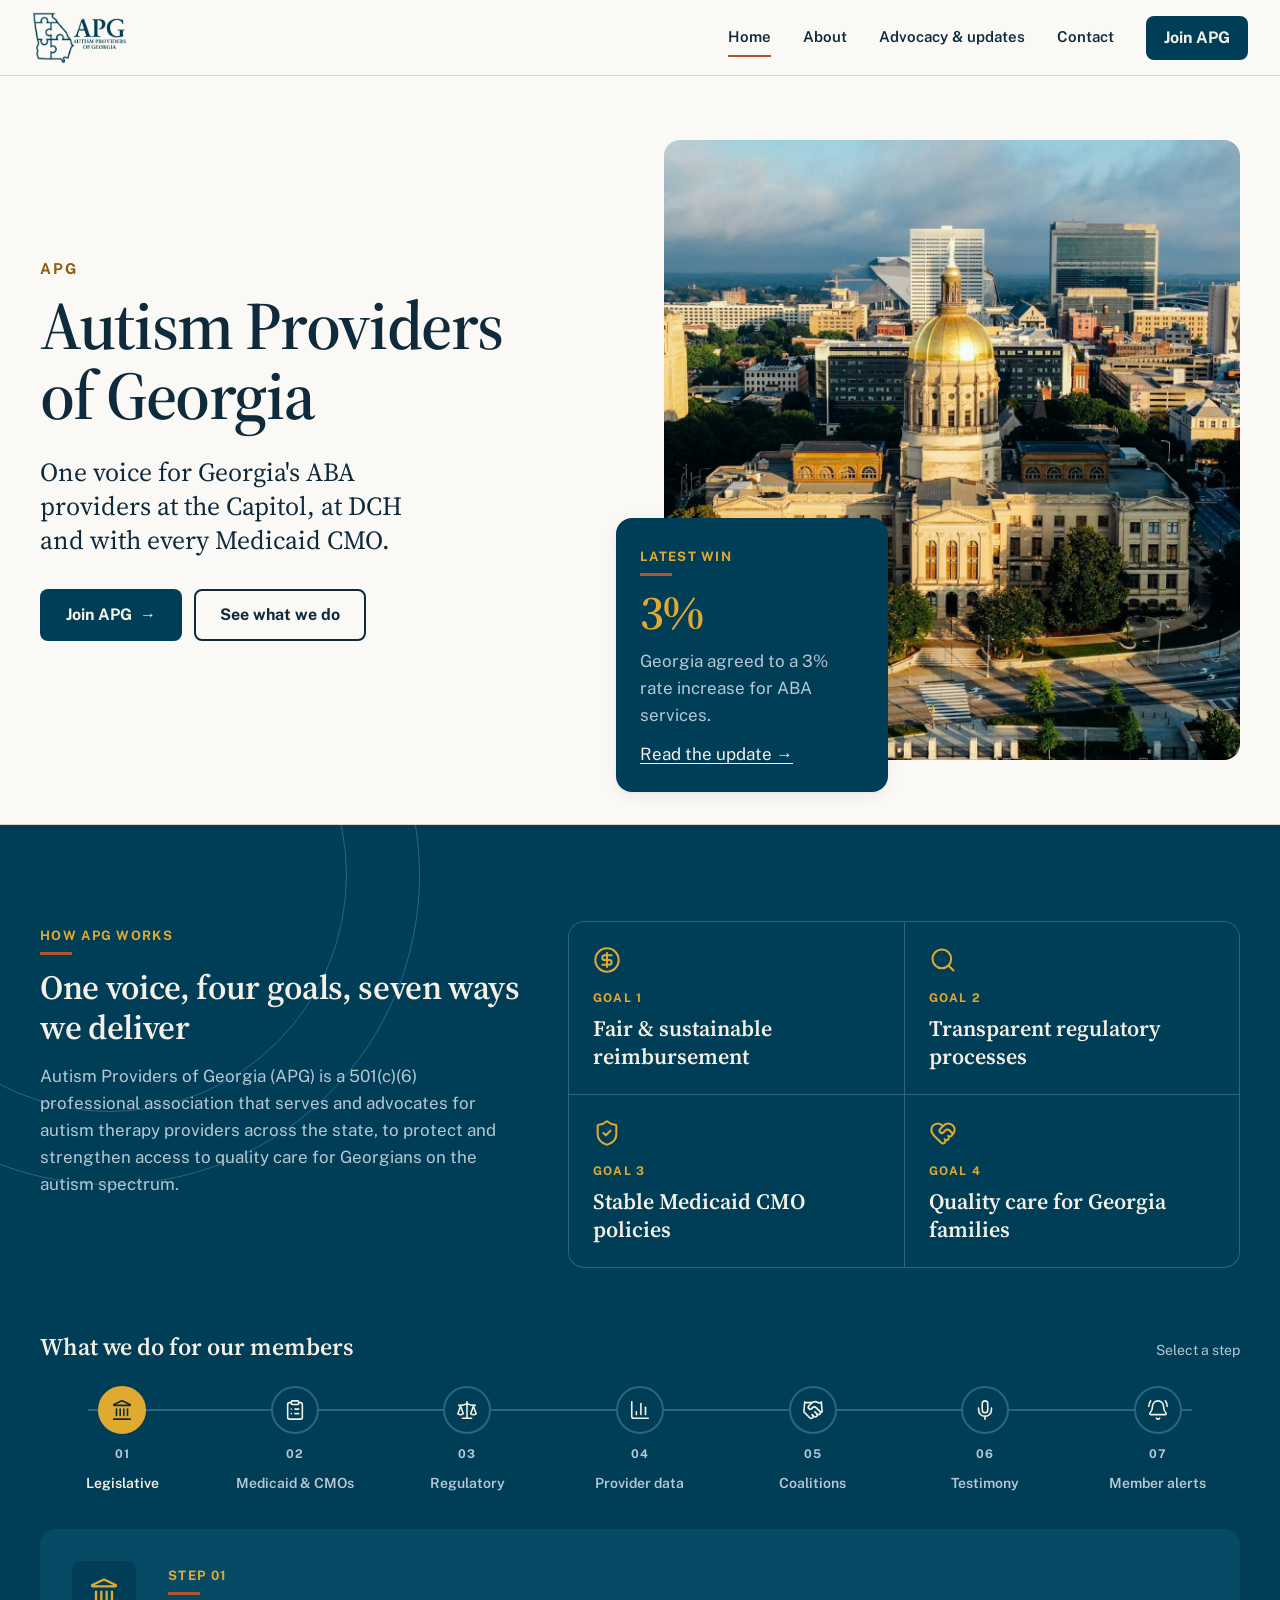
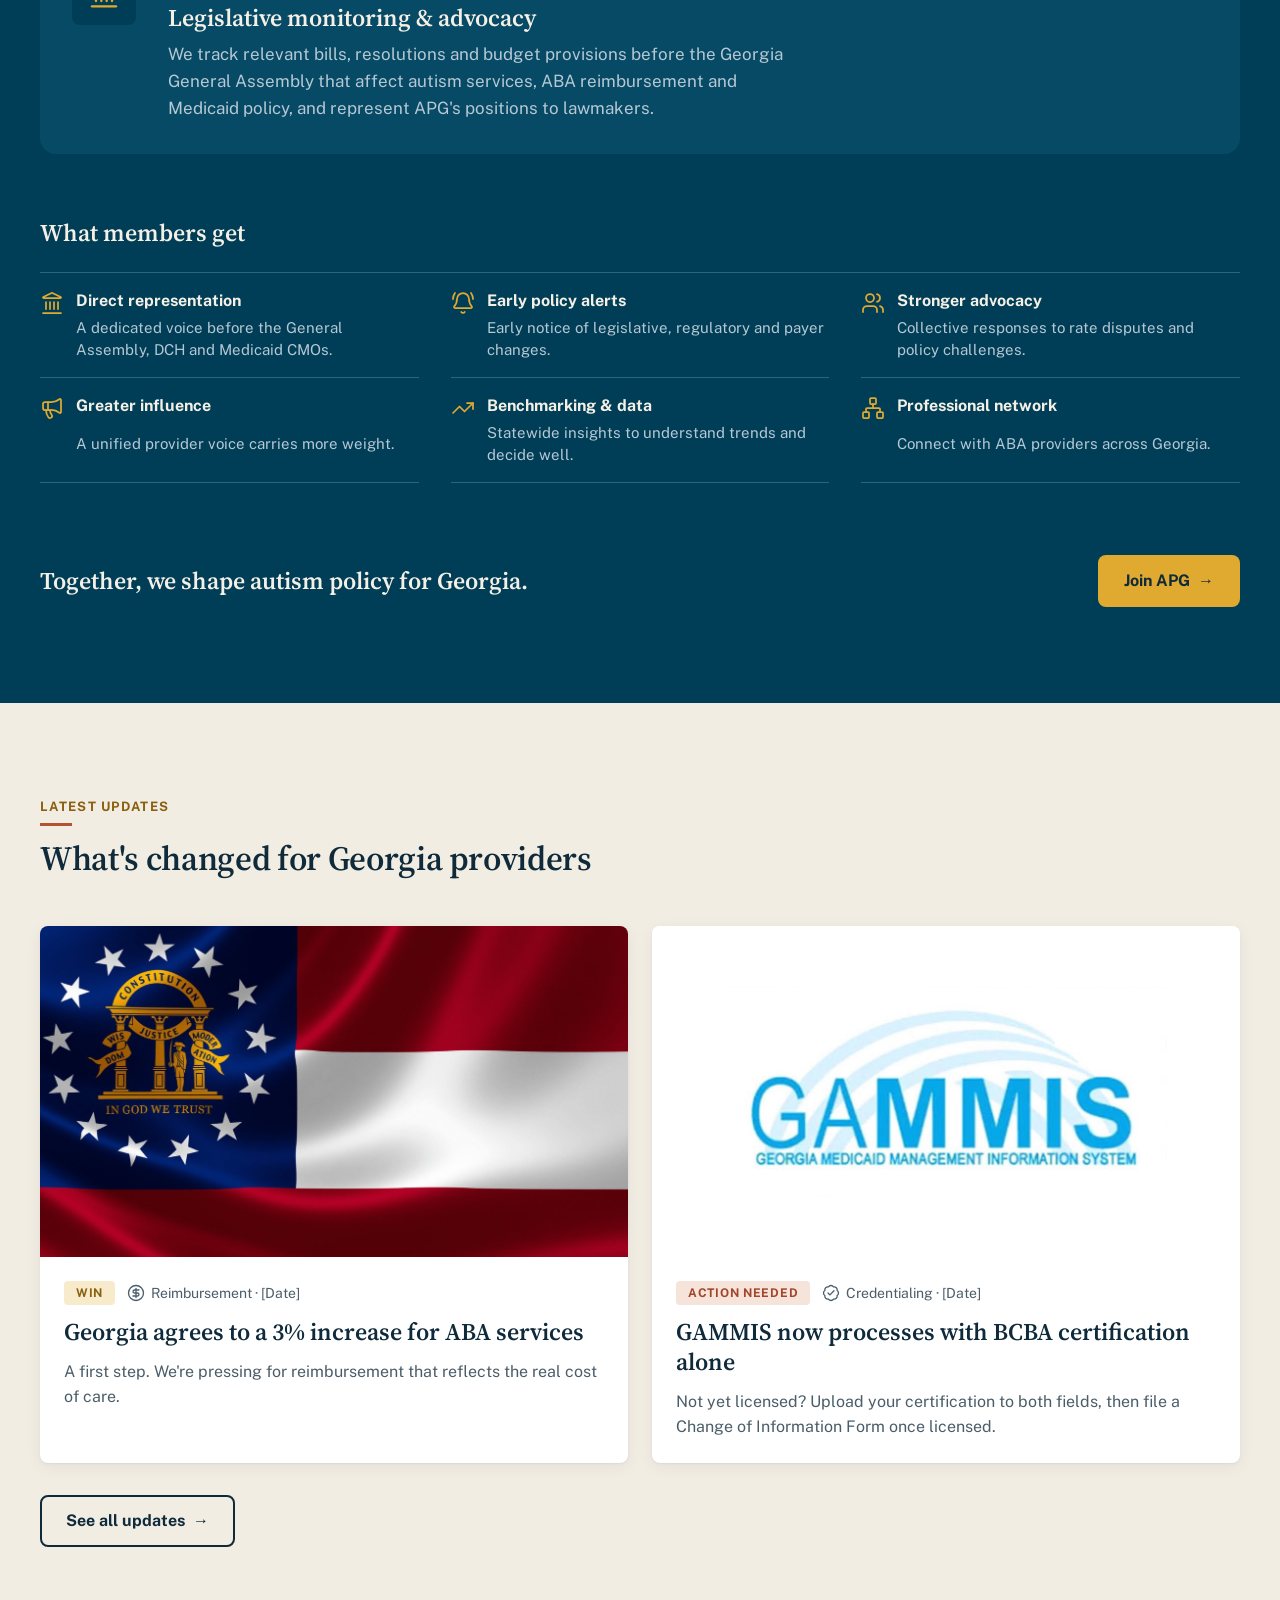
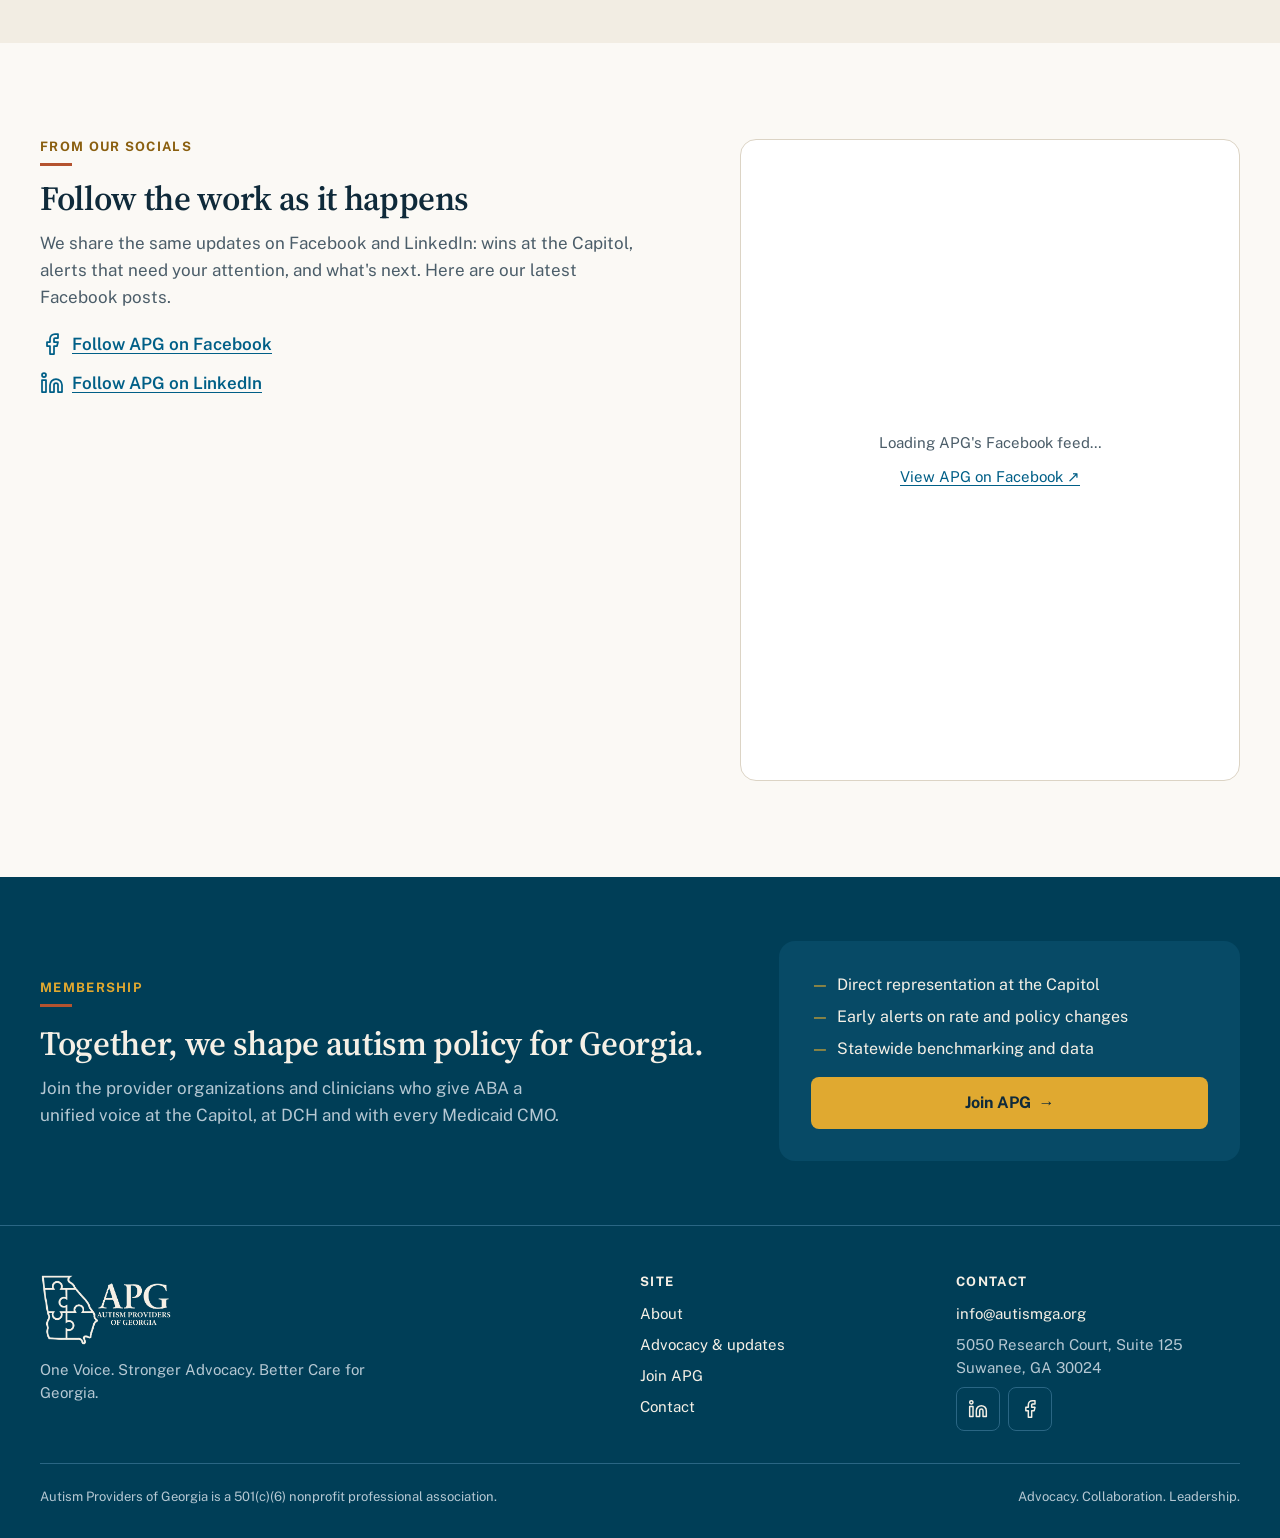
<file: index.html>
<!doctype html>
<html lang="en">
<head>
<meta charset="utf-8">
<meta name="viewport" content="width=device-width, initial-scale=1">
<meta name="robots" content="noindex, nofollow">
<meta name="description" content="Autism Providers of Georgia (APG) is a 501(c)(6) professional association advocating for autism therapy providers in Georgia.">
<title>Autism Providers of Georgia (APG)</title>
<link rel="icon" type="image/png" href="assets/apg-mark.png">
<link rel="stylesheet" href="https://fonts.googleapis.com/css2?family=Public+Sans:wght@400;600;700&amp;family=Source+Serif+4:opsz,wght@8..60,400;8..60,600&amp;display=swap">
<style>
body{margin:0;background:#fbf9f5}
:where(a){color:#005f87}:where(a):hover{color:#003e57}
</style>
<link rel="stylesheet" href="css/bundle.css">
<link rel="stylesheet" href="css/apg-tokens.css">
</head>
<body>
<div class="apg" style="width: 100%; min-height: 100vh;">

<header class="apg-header">
  <a class="apg-logo" href="index.html" aria-label="Autism Providers of Georgia, home"><img src="assets/apg-logo-horizontal.png" alt="Autism Providers of Georgia"></a>
  <nav class="apg-nav" aria-label="Main">
    <a href="index.html" aria-current="page">Home</a>
    <a href="about.html">About</a>
    <a href="updates.html">Advocacy &amp; updates</a>
    <a href="contact.html">Contact</a>
    <a class="apg-btn apg-btn--primary" href="join.html">Join APG</a>
  </nav>
</header>

<section class="apg-hero apg-hero--photo">
  <div class="apg-hero__inner">
    <div>
      <h1 class="apg-hero__name"><span class="abbr">APG</span>Autism Providers<br>of Georgia</h1>
      <p class="apg-hero__promise">One voice for Georgia's ABA providers at the Capitol, at DCH and with every Medicaid CMO.</p>
      <div class="apg-hero__actions">
        <a class="apg-btn apg-btn--primary" href="join.html">Join APG <span class="arrow" aria-hidden="true">→</span></a>
        <a class="apg-btn apg-btn--secondary" href="#how">See what we do</a>
      </div>
    </div>
    <figure class="apg-hero__photo">
      <img src="assets/georgia-capitol-hero.jpg" alt="The gold dome of the Georgia State Capitol in downtown Atlanta at sunrise">
      <aside class="apg-win on-dark">
        <span class="apg-eyebrow">Latest win</span>
        <div class="num" style="margin-top: 12px;">3%</div>
        <p>Georgia agreed to a 3% rate increase for ABA services.</p>
        <p><a href="updates.html">Read the update →</a></p>
      </aside>
    </figure>
  </div>
</section>

<section class="apg-fw on-dark" id="how" aria-labelledby="fw-h">
  <div class="apg-fw__dome" aria-hidden="true"></div>
  <div class="apg-fw__inner">
    <div class="apg-fw__top">
      <div>
        <span class="apg-eyebrow">How APG works</span>
        <h2 class="apg-h2" id="fw-h">One voice, four goals, seven ways we deliver</h2>
        <p>Autism Providers of Georgia (APG) is a 501(c)(6) professional association that serves and advocates for autism therapy providers across the state, to protect and strengthen access to quality care for Georgians on the autism spectrum.</p>
      </div>
      <div class="apg-fw__goals">
        <div class="apg-fw__goal"><svg class="apg-icon" viewBox="0 0 24 24" aria-hidden="true"><circle cx="12" cy="12" r="10"></circle><path d="M16 8h-6a2 2 0 1 0 0 4h4a2 2 0 1 1 0 4H8"></path><path d="M12 18V6"></path></svg><span class="k">Goal 1</span><span class="t">Fair &amp; sustainable reimbursement</span></div>
        <div class="apg-fw__goal"><svg class="apg-icon" viewBox="0 0 24 24" aria-hidden="true"><path d="m21 21-4.34-4.34"></path><circle cx="11" cy="11" r="8"></circle></svg><span class="k">Goal 2</span><span class="t">Transparent regulatory processes</span></div>
        <div class="apg-fw__goal"><svg class="apg-icon" viewBox="0 0 24 24" aria-hidden="true"><path d="M20 13c0 5-3.5 7.5-7.66 8.95a1 1 0 0 1-.67-.01C7.5 20.5 4 18 4 13V6a1 1 0 0 1 1-1c2 0 4.5-1.2 6.24-2.72a1.17 1.17 0 0 1 1.52 0C14.51 3.81 17 5 19 5a1 1 0 0 1 1 1z"></path><path d="m9 12 2 2 4-4"></path></svg><span class="k">Goal 3</span><span class="t">Stable Medicaid CMO policies</span></div>
        <div class="apg-fw__goal"><svg class="apg-icon" viewBox="0 0 24 24" aria-hidden="true"><path d="M19.414 14.414C21 12.828 22 11.5 22 9.5a5.5 5.5 0 0 0-9.591-3.676.6.6 0 0 1-.818.001A5.5 5.5 0 0 0 2 9.5c0 2.3 1.5 4 3 5.5l5.535 5.362a2 2 0 0 0 2.879.052 2.12 2.12 0 0 0-.004-3 2.124 2.124 0 1 0 3-3 2.124 2.124 0 0 0 3.004 0 2 2 0 0 0 0-2.828l-1.881-1.882a2.41 2.41 0 0 0-3.409 0l-1.71 1.71a2 2 0 0 1-2.828 0 2 2 0 0 1 0-2.828l2.823-2.762"></path></svg><span class="k">Goal 4</span><span class="t">Quality care for Georgia families</span></div>
      </div>
    </div>

    <div>
      <div class="apg-fw__label"><h3>What we do for our members</h3><span>Select a step</span></div>
      <div class="apg-fw__rail" role="tablist" aria-label="What we do for our members">
        <button class="apg-fw__step" type="button" role="tab" aria-selected="true" tabindex="0" id="fw-tab-0" aria-controls="fw-panel" data-step="0"><span class="dot"><svg class="apg-icon" viewBox="0 0 24 24" aria-hidden="true"><path d="M10 18v-7"></path><path d="M11.119 2.205a2 2 0 0 1 1.762 0l7.84 3.846A.5.5 0 0 1 20.5 7h-17a.5.5 0 0 1-.22-.949z"></path><path d="M14 18v-7"></path><path d="M18 18v-7"></path><path d="M3 22h18"></path><path d="M6 18v-7"></path></svg></span><span class="num">01</span><span>Legislative</span></button>
        <button class="apg-fw__step" type="button" role="tab" aria-selected="false" tabindex="-1" id="fw-tab-1" aria-controls="fw-panel" data-step="1"><span class="dot"><svg class="apg-icon" viewBox="0 0 24 24" aria-hidden="true"><rect width="8" height="4" x="8" y="2" rx="1" ry="1"></rect><path d="M16 4h2a2 2 0 0 1 2 2v14a2 2 0 0 1-2 2H6a2 2 0 0 1-2-2V6a2 2 0 0 1 2-2h2"></path><path d="M12 11h4"></path><path d="M12 16h4"></path><path d="M8 11h.01"></path><path d="M8 16h.01"></path></svg></span><span class="num">02</span><span>Medicaid &amp; CMOs</span></button>
        <button class="apg-fw__step" type="button" role="tab" aria-selected="false" tabindex="-1" id="fw-tab-2" aria-controls="fw-panel" data-step="2"><span class="dot"><svg class="apg-icon" viewBox="0 0 24 24" aria-hidden="true"><path d="M12 3v18"></path><path d="m19 8 3 8a5 5 0 0 1-6 0zV7"></path><path d="M3 7h1a17 17 0 0 0 8-2 17 17 0 0 0 8 2h1"></path><path d="m5 8 3 8a5 5 0 0 1-6 0zV7"></path><path d="M7 21h10"></path></svg></span><span class="num">03</span><span>Regulatory</span></button>
        <button class="apg-fw__step" type="button" role="tab" aria-selected="false" tabindex="-1" id="fw-tab-3" aria-controls="fw-panel" data-step="3"><span class="dot"><svg class="apg-icon" viewBox="0 0 24 24" aria-hidden="true"><path d="M3 3v16a2 2 0 0 0 2 2h16"></path><path d="M18 17V9"></path><path d="M13 17V5"></path><path d="M8 17v-3"></path></svg></span><span class="num">04</span><span>Provider data</span></button>
        <button class="apg-fw__step" type="button" role="tab" aria-selected="false" tabindex="-1" id="fw-tab-4" aria-controls="fw-panel" data-step="4"><span class="dot"><svg class="apg-icon" viewBox="0 0 24 24" aria-hidden="true"><path d="m11 17 2 2a1 1 0 1 0 3-3"></path><path d="m14 14 2.5 2.5a1 1 0 1 0 3-3l-3.88-3.88a3 3 0 0 0-4.24 0l-.88.88a1 1 0 1 1-3-3l2.81-2.81a5.79 5.79 0 0 1 7.06-.87l.47.28a2 2 0 0 0 1.42.25L21 4"></path><path d="m21 3 1 11h-2"></path><path d="M3 3 2 14l6.5 6.5a1 1 0 1 0 3-3"></path><path d="M3 4h8"></path></svg></span><span class="num">05</span><span>Coalitions</span></button>
        <button class="apg-fw__step" type="button" role="tab" aria-selected="false" tabindex="-1" id="fw-tab-5" aria-controls="fw-panel" data-step="5"><span class="dot"><svg class="apg-icon" viewBox="0 0 24 24" aria-hidden="true"><path d="M12 19v3"></path><path d="M19 10v2a7 7 0 0 1-14 0v-2"></path><rect x="9" y="2" width="6" height="13" rx="3"></rect></svg></span><span class="num">06</span><span>Testimony</span></button>
        <button class="apg-fw__step" type="button" role="tab" aria-selected="false" tabindex="-1" id="fw-tab-6" aria-controls="fw-panel" data-step="6"><span class="dot"><svg class="apg-icon" viewBox="0 0 24 24" aria-hidden="true"><path d="M10.268 21a2 2 0 0 0 3.464 0"></path><path d="M22 8c0-2.3-.8-4.3-2-6"></path><path d="M3.262 15.326A1 1 0 0 0 4 17h16a1 1 0 0 0 .74-1.673C19.41 13.956 18 12.499 18 8A6 6 0 0 0 6 8c0 4.499-1.411 5.956-2.738 7.326"></path><path d="M4 2C2.8 3.7 2 5.7 2 8"></path></svg></span><span class="num">07</span><span>Member alerts</span></button>
      </div>
      <div class="apg-fw__panel" role="tabpanel" id="fw-panel" aria-labelledby="fw-tab-0" aria-live="polite">
        <span class="apg-icon-tile">
          <span data-step-icon="0"><svg class="apg-icon" viewBox="0 0 24 24" aria-hidden="true"><path d="M10 18v-7"></path><path d="M11.119 2.205a2 2 0 0 1 1.762 0l7.84 3.846A.5.5 0 0 1 20.5 7h-17a.5.5 0 0 1-.22-.949z"></path><path d="M14 18v-7"></path><path d="M18 18v-7"></path><path d="M3 22h18"></path><path d="M6 18v-7"></path></svg></span>
          <span data-step-icon="1" hidden><svg class="apg-icon" viewBox="0 0 24 24" aria-hidden="true"><rect width="8" height="4" x="8" y="2" rx="1" ry="1"></rect><path d="M16 4h2a2 2 0 0 1 2 2v14a2 2 0 0 1-2 2H6a2 2 0 0 1-2-2V6a2 2 0 0 1 2-2h2"></path><path d="M12 11h4"></path><path d="M12 16h4"></path><path d="M8 11h.01"></path><path d="M8 16h.01"></path></svg></span>
          <span data-step-icon="2" hidden><svg class="apg-icon" viewBox="0 0 24 24" aria-hidden="true"><path d="M12 3v18"></path><path d="m19 8 3 8a5 5 0 0 1-6 0zV7"></path><path d="M3 7h1a17 17 0 0 0 8-2 17 17 0 0 0 8 2h1"></path><path d="m5 8 3 8a5 5 0 0 1-6 0zV7"></path><path d="M7 21h10"></path></svg></span>
          <span data-step-icon="3" hidden><svg class="apg-icon" viewBox="0 0 24 24" aria-hidden="true"><path d="M3 3v16a2 2 0 0 0 2 2h16"></path><path d="M18 17V9"></path><path d="M13 17V5"></path><path d="M8 17v-3"></path></svg></span>
          <span data-step-icon="4" hidden><svg class="apg-icon" viewBox="0 0 24 24" aria-hidden="true"><path d="m11 17 2 2a1 1 0 1 0 3-3"></path><path d="m14 14 2.5 2.5a1 1 0 1 0 3-3l-3.88-3.88a3 3 0 0 0-4.24 0l-.88.88a1 1 0 1 1-3-3l2.81-2.81a5.79 5.79 0 0 1 7.06-.87l.47.28a2 2 0 0 0 1.42.25L21 4"></path><path d="m21 3 1 11h-2"></path><path d="M3 3 2 14l6.5 6.5a1 1 0 1 0 3-3"></path><path d="M3 4h8"></path></svg></span>
          <span data-step-icon="5" hidden><svg class="apg-icon" viewBox="0 0 24 24" aria-hidden="true"><path d="M12 19v3"></path><path d="M19 10v2a7 7 0 0 1-14 0v-2"></path><rect x="9" y="2" width="6" height="13" rx="3"></rect></svg></span>
          <span data-step-icon="6" hidden><svg class="apg-icon" viewBox="0 0 24 24" aria-hidden="true"><path d="M10.268 21a2 2 0 0 0 3.464 0"></path><path d="M22 8c0-2.3-.8-4.3-2-6"></path><path d="M3.262 15.326A1 1 0 0 0 4 17h16a1 1 0 0 0 .74-1.673C19.41 13.956 18 12.499 18 8A6 6 0 0 0 6 8c0 4.499-1.411 5.956-2.738 7.326"></path><path d="M4 2C2.8 3.7 2 5.7 2 8"></path></svg></span>
        </span>
        <div><span class="apg-eyebrow" style="margin-bottom: 8px;">Step <span data-step-num>01</span></span><h4 data-step-title>Legislative monitoring &amp; advocacy</h4><p data-step-desc>We track relevant bills, resolutions and budget provisions before the Georgia General Assembly that affect autism services, ABA reimbursement and Medicaid policy, and represent APG&#x27;s positions to lawmakers.</p></div>
      </div>
    </div>

    <div>
      <div class="apg-fw__label"><h3>What members get</h3></div>
      <div class="apg-fw__benefits">
        <div class="apg-fw__benefit"><svg class="apg-icon" viewBox="0 0 24 24" aria-hidden="true"><path d="M10 18v-7"></path><path d="M11.119 2.205a2 2 0 0 1 1.762 0l7.84 3.846A.5.5 0 0 1 20.5 7h-17a.5.5 0 0 1-.22-.949z"></path><path d="M14 18v-7"></path><path d="M18 18v-7"></path><path d="M3 22h18"></path><path d="M6 18v-7"></path></svg><b>Direct representation</b><span>A dedicated voice before the General Assembly, DCH and Medicaid CMOs.</span></div>
        <div class="apg-fw__benefit"><svg class="apg-icon" viewBox="0 0 24 24" aria-hidden="true"><path d="M10.268 21a2 2 0 0 0 3.464 0"></path><path d="M22 8c0-2.3-.8-4.3-2-6"></path><path d="M3.262 15.326A1 1 0 0 0 4 17h16a1 1 0 0 0 .74-1.673C19.41 13.956 18 12.499 18 8A6 6 0 0 0 6 8c0 4.499-1.411 5.956-2.738 7.326"></path><path d="M4 2C2.8 3.7 2 5.7 2 8"></path></svg><b>Early policy alerts</b><span>Early notice of legislative, regulatory and payer changes.</span></div>
        <div class="apg-fw__benefit"><svg class="apg-icon" viewBox="0 0 24 24" aria-hidden="true"><path d="M16 21v-2a4 4 0 0 0-4-4H6a4 4 0 0 0-4 4v2"></path><path d="M16 3.128a4 4 0 0 1 0 7.744"></path><path d="M22 21v-2a4 4 0 0 0-3-3.87"></path><circle cx="9" cy="7" r="4"></circle></svg><b>Stronger advocacy</b><span>Collective responses to rate disputes and policy challenges.</span></div>
        <div class="apg-fw__benefit"><svg class="apg-icon" viewBox="0 0 24 24" aria-hidden="true"><path d="M11 6a13 13 0 0 0 8.4-2.8A1 1 0 0 1 21 4v12a1 1 0 0 1-1.6.8A13 13 0 0 0 11 14H5a2 2 0 0 1-2-2V8a2 2 0 0 1 2-2z"></path><path d="M6 14a12 12 0 0 0 2.4 7.2 2 2 0 0 0 3.2-2.4A8 8 0 0 1 10 14"></path><path d="M8 6v8"></path></svg><b>Greater influence</b><span>A unified provider voice carries more weight.</span></div>
        <div class="apg-fw__benefit"><svg class="apg-icon" viewBox="0 0 24 24" aria-hidden="true"><path d="M16 7h6v6"></path><path d="m22 7-8.5 8.5-5-5L2 17"></path></svg><b>Benchmarking &amp; data</b><span>Statewide insights to understand trends and decide well.</span></div>
        <div class="apg-fw__benefit"><svg class="apg-icon" viewBox="0 0 24 24" aria-hidden="true"><rect x="16" y="16" width="6" height="6" rx="1"></rect><rect x="2" y="16" width="6" height="6" rx="1"></rect><rect x="9" y="2" width="6" height="6" rx="1"></rect><path d="M5 16v-3a1 1 0 0 1 1-1h12a1 1 0 0 1 1 1v3"></path><path d="M12 12V8"></path></svg><b>Professional network</b><span>Connect with ABA providers across Georgia.</span></div>
      </div>
    </div>

    <div class="apg-fw__close"><p>Together, we shape autism policy for Georgia.</p><a class="apg-btn apg-btn--gold" href="join.html">Join APG <span class="arrow" aria-hidden="true">→</span></a></div>
  </div>
</section>

<section class="apg-section apg-section--limestone">
  <div class="apg-section__head">
    <span class="apg-eyebrow">Latest updates</span>
    <h2 class="apg-h2">What's changed for Georgia providers</h2>
  </div>
  <div class="apg-wrap" style="display: grid; grid-template-columns: repeat(2, minmax(0, 1fr)); gap: 24px;">
    <article class="apg-update">
      <img class="apg-update__media" src="assets/updates/georgia-flag.jpg" alt="The Georgia state flag">
      <div class="apg-update__body">
        <div class="apg-update__meta"><span class="apg-tag apg-tag--win">Win</span><span class="apg-topic"><svg class="apg-icon apg-icon--sm" viewBox="0 0 24 24" aria-hidden="true"><circle cx="12" cy="12" r="10"></circle><path d="M16 8h-6a2 2 0 1 0 0 4h4a2 2 0 1 1 0 4H8"></path><path d="M12 18V6"></path></svg>Reimbursement · [Date]</span></div>
        <h3 class="apg-h3"><a href="updates.html">Georgia agrees to a 3% increase for ABA services</a></h3>
        <p>A first step. We're pressing for reimbursement that reflects the real cost of care.</p>
      </div>
    </article>
    <article class="apg-update">
      <img class="apg-update__media" src="assets/updates/gammis.jpg" alt="GAMMIS, the Georgia Medicaid Management Information System, logo" style="object-fit: contain; background: #ffffff;">
      <div class="apg-update__body">
        <div class="apg-update__meta"><span class="apg-tag apg-tag--alert">Action needed</span><span class="apg-topic"><svg class="apg-icon apg-icon--sm" viewBox="0 0 24 24" aria-hidden="true"><path d="M3.85 8.62a4 4 0 0 1 4.78-4.77 4 4 0 0 1 6.74 0 4 4 0 0 1 4.78 4.78 4 4 0 0 1 0 6.74 4 4 0 0 1-4.77 4.78 4 4 0 0 1-6.75 0 4 4 0 0 1-4.78-4.77 4 4 0 0 1 0-6.76Z"></path><path d="m16 9-5.5 5.5L8 12"></path></svg>Credentialing · [Date]</span></div>
        <h3 class="apg-h3"><a href="updates.html">GAMMIS now processes with BCBA certification alone</a></h3>
        <p>Not yet licensed? Upload your certification to both fields, then file a Change of Information Form once licensed.</p>
      </div>
    </article>
  </div>
  <div class="apg-wrap" style="margin-top: 32px;"><a class="apg-btn apg-btn--secondary" href="updates.html">See all updates <span class="arrow" aria-hidden="true">→</span></a></div>
</section>

<section class="apg-section">
  <div class="apg-social-split">
    <div class="apg-section__head" style="margin: 0;">
      <span class="apg-eyebrow">From our socials</span>
      <h2 class="apg-h2">Follow the work as it happens</h2>
      <p>We share the same updates on Facebook and LinkedIn: wins at the Capitol, alerts that need your attention, and what's next. Here are our latest Facebook posts.</p>
      <div class="apg-feed__foot" style="margin: 8px 0 0; display: grid; gap: 12px;"><a href="https://www.facebook.com/AutismProvidersOfGeorgia/" target="_blank" rel="noopener"><svg class="apg-icon" viewBox="0 0 24 24" aria-hidden="true"><path d="M18 2h-3a5 5 0 0 0-5 5v3H7v4h3v8h4v-8h3l1-4h-4V7a1 1 0 0 1 1-1h3z"></path></svg>Follow APG on Facebook</a><a href="https://www.linkedin.com/company/autism-providers-georgia" target="_blank" rel="noopener"><svg class="apg-icon" viewBox="0 0 24 24" aria-hidden="true"><path d="M16 8a6 6 0 0 1 6 6v7h-4v-7a2 2 0 0 0-2-2 2 2 0 0 0-2 2v7h-4v-7a6 6 0 0 1 6-6z"></path><rect width="4" height="12" x="2" y="9"></rect><circle cx="4" cy="4" r="2"></circle></svg>Follow APG on LinkedIn</a></div>
    </div>
    <div class="apg-fbfeed" data-fb-feed="640"><div class="apg-fbfeed__fallback" style="min-height: 640px;"><span>Loading APG&#39;s Facebook feed…</span><a href="https://www.facebook.com/AutismProvidersOfGeorgia/" target="_blank" rel="noopener">View APG on Facebook ↗</a></div></div>
  </div>
</section>

<section class="apg-join on-dark">
  <div class="apg-join__inner">
    <div>
      <span class="apg-eyebrow">Membership</span>
      <h2 class="apg-h2" style="margin-top: 16px;">Together, we shape autism policy for Georgia.</h2>
      <p>Join the provider organizations and clinicians who give ABA a unified voice at the Capitol, at DCH and with every Medicaid CMO.</p>
    </div>
    <div class="apg-join__panel">
      <ul><li>Direct representation at the Capitol</li><li>Early alerts on rate and policy changes</li><li>Statewide benchmarking and data</li></ul>
      <a class="apg-btn apg-btn--gold" href="join.html">Join APG <span class="arrow" aria-hidden="true">→</span></a>
    </div>
  </div>
</section>

<footer class="apg-footer on-dark">
  <div class="apg-footer__inner">
    <div><img class="apg-footer__logo" src="assets/apg-logo-horizontal-reversed.png" alt="Autism Providers of Georgia"><p style="max-width: 40ch;">One Voice. Stronger Advocacy. Better Care for Georgia.</p></div>
    <div><h4>Site</h4><ul><li><a href="about.html">About</a></li><li><a href="updates.html">Advocacy &amp; updates</a></li><li><a href="join.html">Join APG</a></li><li><a href="contact.html">Contact</a></li></ul></div>
    <div><h4>Contact</h4><ul><li><a href="mailto:info@autismga.org">info@autismga.org</a></li><li>5050 Research Court, Suite 125<br>Suwanee, GA 30024</li><li><div class="apg-social"><a href="https://www.linkedin.com/company/autism-providers-georgia" aria-label="APG on LinkedIn" target="_blank" rel="noopener"><svg class="apg-icon" viewBox="0 0 24 24" aria-hidden="true"><path d="M16 8a6 6 0 0 1 6 6v7h-4v-7a2 2 0 0 0-2-2 2 2 0 0 0-2 2v7h-4v-7a6 6 0 0 1 6-6z"></path><rect width="4" height="12" x="2" y="9"></rect><circle cx="4" cy="4" r="2"></circle></svg></a><a href="https://www.facebook.com/AutismProvidersOfGeorgia/" aria-label="APG on Facebook" target="_blank" rel="noopener"><svg class="apg-icon" viewBox="0 0 24 24" aria-hidden="true"><path d="M18 2h-3a5 5 0 0 0-5 5v3H7v4h3v8h4v-8h3l1-4h-4V7a1 1 0 0 1 1-1h3z"></path></svg></a></div></li></ul></div>
  </div>
  <div class="apg-footer__legal"><span>Autism Providers of Georgia is a 501(c)(6) nonprofit professional association.</span><span>Advocacy. Collaboration. Leadership.</span></div>
</footer>

</div>
<script src="js/site.js" defer></script>
</body>
</html>
</file>
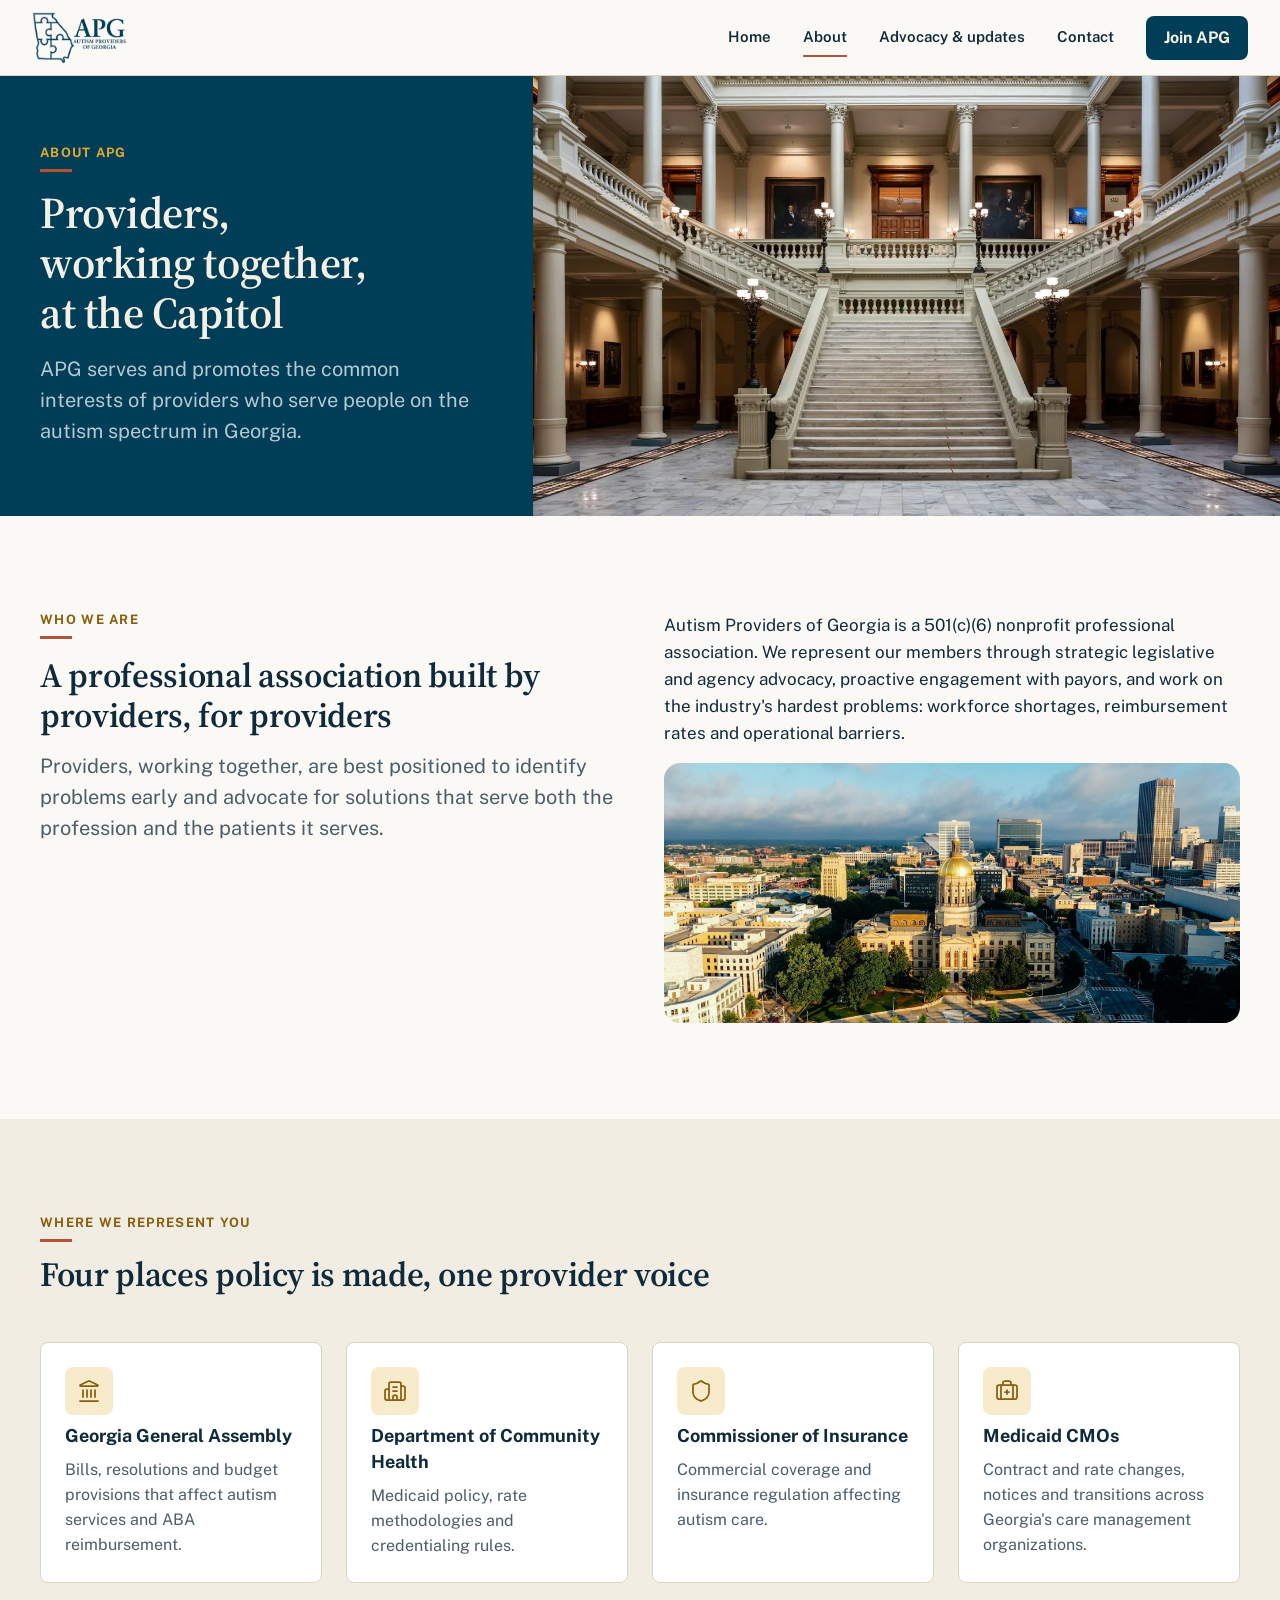
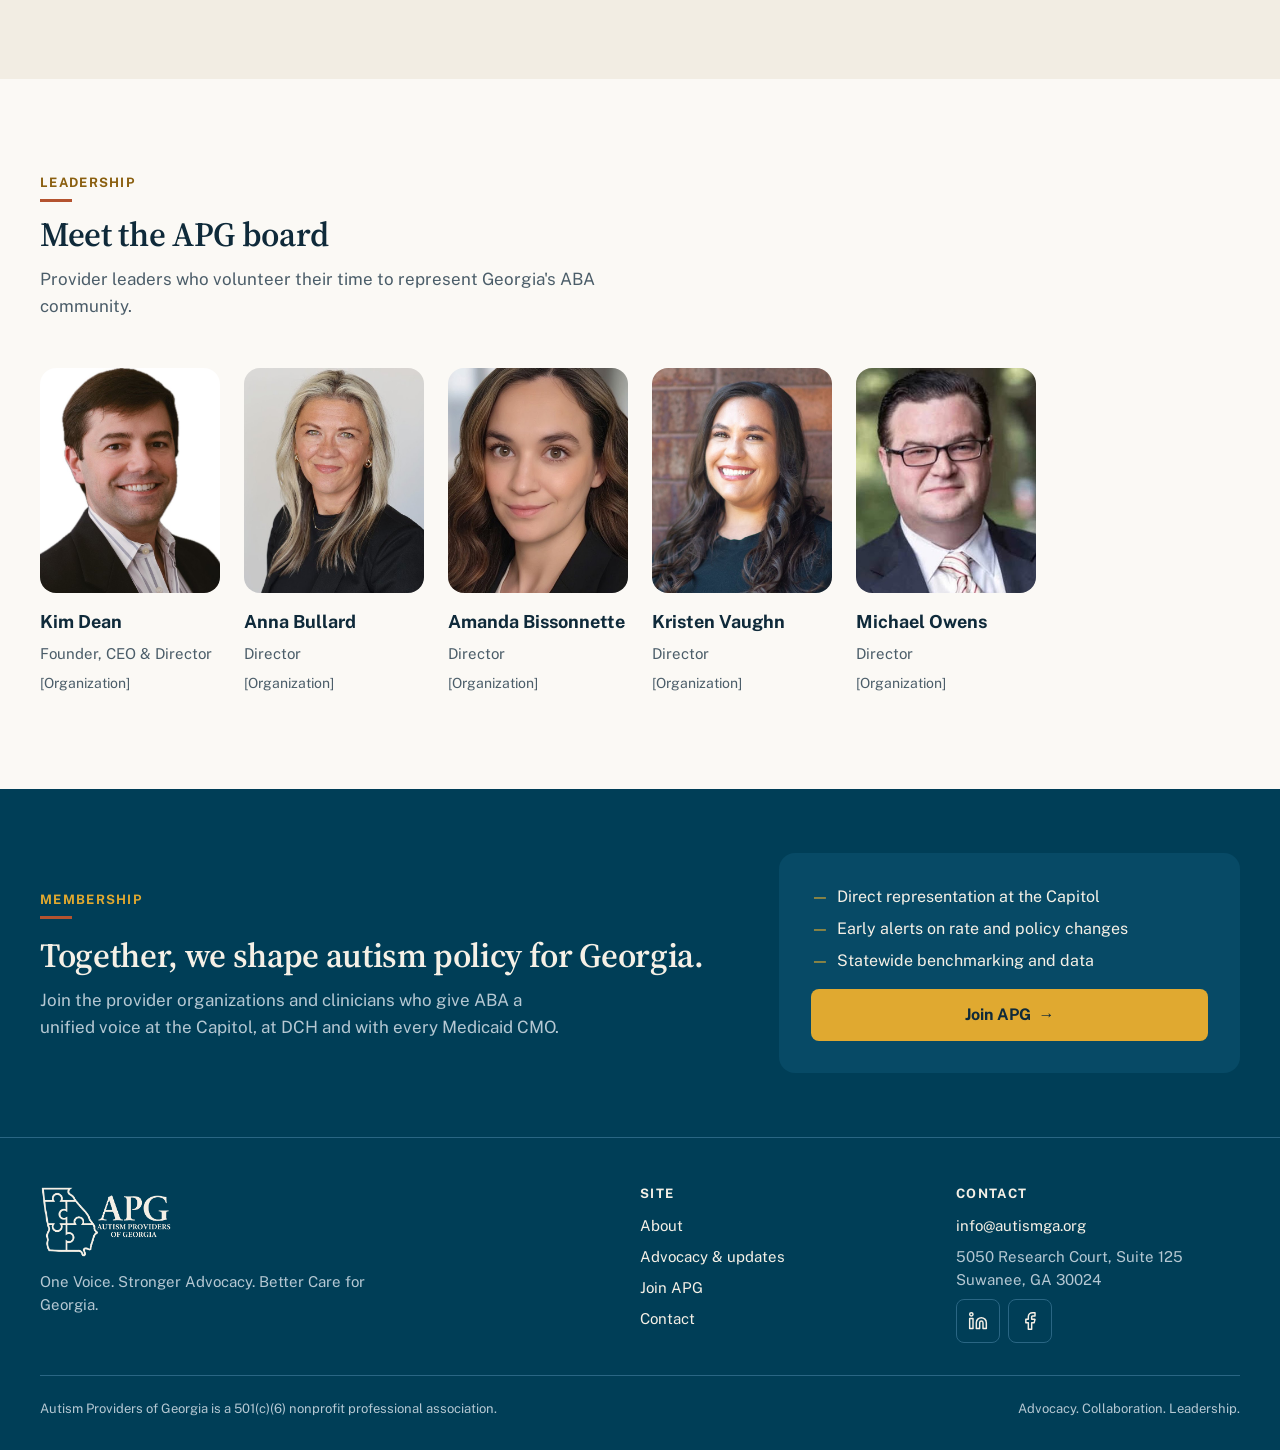
<file: about.html>
<!doctype html>
<html lang="en">
<head>
<meta charset="utf-8">
<meta name="viewport" content="width=device-width, initial-scale=1">
<meta name="robots" content="noindex, nofollow">
<meta name="description" content="About Autism Providers of Georgia (APG): who we are, where we represent providers, and our board.">
<title>About APG</title>
<link rel="icon" type="image/png" href="assets/apg-mark.png">
<link rel="stylesheet" href="https://fonts.googleapis.com/css2?family=Public+Sans:wght@400;600;700&amp;family=Source+Serif+4:opsz,wght@8..60,400;8..60,600&amp;display=swap">
<style>
body{margin:0;background:#fbf9f5}
:where(a){color:#005f87}:where(a):hover{color:#003e57}
</style>
<link rel="stylesheet" href="css/bundle.css">
<link rel="stylesheet" href="css/apg-tokens.css">
</head>
<body>
<div class="apg" style="width: 100%; min-height: 100vh;">

<header class="apg-header">
  <a class="apg-logo" href="index.html" aria-label="Autism Providers of Georgia, home"><img src="assets/apg-logo-horizontal.png" alt="Autism Providers of Georgia"></a>
  <nav class="apg-nav" aria-label="Main">
    <a href="index.html">Home</a>
    <a href="about.html" aria-current="page">About</a>
    <a href="updates.html">Advocacy &amp; updates</a>
    <a href="contact.html">Contact</a>
    <a class="apg-btn apg-btn--primary" href="join.html">Join APG</a>
  </nav>
</header>

<section class="apg-pagehero apg-pagehero--photo on-dark">
  <div class="apg-pagehero__text">
    <span class="apg-eyebrow">About APG</span>
    <h1 class="apg-h1">Providers, working together, at the Capitol</h1>
    <p>APG serves and promotes the common interests of providers who serve people on the autism spectrum in Georgia.</p>
  </div>
  <figure class="apg-pagehero__photo"><img src="assets/georgia-capitol-interior.jpg" alt="The grand staircase inside the Georgia State Capitol"></figure>
</section>

<section class="apg-section">
  <div class="apg-wrap apg-two">
    <div style="display: grid; gap: 16px;">
      <span class="apg-eyebrow">Who we are</span>
      <h2 class="apg-h2">A professional association built by providers, for providers</h2>
      <p class="apg-lead apg-muted">Providers, working together, are best positioned to identify problems early and advocate for solutions that serve both the profession and the patients it serves.</p>
    </div>
    <div style="display: grid; gap: 16px;">
      <p>Autism Providers of Georgia is a 501(c)(6) nonprofit professional association. We represent our members through strategic legislative and agency advocacy, proactive engagement with payors, and work on the industry's hardest problems: workforce shortages, reimbursement rates and operational barriers.</p>
      <img src="assets/georgia-capitol-aerial.jpg" alt="The Georgia State Capitol and downtown Atlanta from above" style="display: block; width: 100%; height: 260px; object-fit: cover; object-position: 50% 55%; border-radius: 16px;">
    </div>
  </div>
</section>

<section class="apg-section apg-section--limestone">
  <div class="apg-section__head">
    <span class="apg-eyebrow">Where we represent you</span>
    <h2 class="apg-h2">Four places policy is made, one provider voice</h2>
  </div>
  <div class="apg-wrap apg-bodies">
    <div class="apg-body-card"><span class="apg-icon-tile"><svg class="apg-icon" viewBox="0 0 24 24" aria-hidden="true"><path d="M10 18v-7"></path><path d="M11.119 2.205a2 2 0 0 1 1.762 0l7.84 3.846A.5.5 0 0 1 20.5 7h-17a.5.5 0 0 1-.22-.949z"></path><path d="M14 18v-7"></path><path d="M18 18v-7"></path><path d="M3 22h18"></path><path d="M6 18v-7"></path></svg></span><h3 class="apg-h4">Georgia General Assembly</h3><p>Bills, resolutions and budget provisions that affect autism services and ABA reimbursement.</p></div>
    <div class="apg-body-card"><span class="apg-icon-tile"><svg class="apg-icon" viewBox="0 0 24 24" aria-hidden="true"><path d="M10 12h4"></path><path d="M10 8h4"></path><path d="M14 21v-3a2 2 0 0 0-4 0v3"></path><path d="M6 10H4a2 2 0 0 0-2 2v7a2 2 0 0 0 2 2h16a2 2 0 0 0 2-2V9a2 2 0 0 0-2-2h-2"></path><path d="M6 21V5a2 2 0 0 1 2-2h8a2 2 0 0 1 2 2v16"></path></svg></span><h3 class="apg-h4">Department of Community Health</h3><p>Medicaid policy, rate methodologies and credentialing rules.</p></div>
    <div class="apg-body-card"><span class="apg-icon-tile"><svg class="apg-icon" viewBox="0 0 24 24" aria-hidden="true"><path d="M20 13c0 5-3.5 7.5-7.66 8.95a1 1 0 0 1-.67-.01C7.5 20.5 4 18 4 13V6a1 1 0 0 1 1-1c2 0 4.5-1.2 6.24-2.72a1.17 1.17 0 0 1 1.52 0C14.51 3.81 17 5 19 5a1 1 0 0 1 1 1z"></path></svg></span><h3 class="apg-h4">Commissioner of Insurance</h3><p>Commercial coverage and insurance regulation affecting autism care.</p></div>
    <div class="apg-body-card"><span class="apg-icon-tile"><svg class="apg-icon" viewBox="0 0 24 24" aria-hidden="true"><path d="M12 11v4"></path><path d="M14 13h-4"></path><path d="M16 6V4a2 2 0 0 0-2-2h-4a2 2 0 0 0-2 2v2"></path><path d="M18 6v14"></path><path d="M6 6v14"></path><rect width="20" height="14" x="2" y="6" rx="2"></rect></svg></span><h3 class="apg-h4">Medicaid CMOs</h3><p>Contract and rate changes, notices and transitions across Georgia's care management organizations.</p></div>
  </div>
</section>

<section class="apg-section">
  <div class="apg-section__head">
    <span class="apg-eyebrow">Leadership</span>
    <h2 class="apg-h2">Meet the APG board</h2>
    <p>Provider leaders who volunteer their time to represent Georgia's ABA community.</p>
  </div>
  <div class="apg-team">
    <div class="apg-person"><img class="apg-person__photo" src="assets/people/kim-dean.jpg" alt="Photo of Kim Dean"><h3 class="apg-h4">Kim Dean</h3><span class="role">Founder, CEO &amp; Director</span><span class="apg-small apg-muted">[Organization]</span></div>
    <div class="apg-person"><img class="apg-person__photo" src="assets/people/anna-bullard.jpg" alt="Photo of Anna Bullard"><h3 class="apg-h4">Anna Bullard</h3><span class="role">Director</span><span class="apg-small apg-muted">[Organization]</span></div>
    <div class="apg-person"><img class="apg-person__photo" src="assets/people/amanda-bissonnette.jpg" alt="Photo of Amanda Bissonnette"><h3 class="apg-h4">Amanda Bissonnette</h3><span class="role">Director</span><span class="apg-small apg-muted">[Organization]</span></div>
    <div class="apg-person"><img class="apg-person__photo" src="assets/people/kristen-vaughn.jpg" alt="Photo of Kristen Vaughn"><h3 class="apg-h4">Kristen Vaughn</h3><span class="role">Director</span><span class="apg-small apg-muted">[Organization]</span></div>
    <div class="apg-person"><img class="apg-person__photo" src="assets/people/michael-owens.jpg" alt="Photo of Michael Owens"><h3 class="apg-h4">Michael Owens</h3><span class="role">Director</span><span class="apg-small apg-muted">[Organization]</span></div>
  </div>
</section>

<section class="apg-join on-dark">
  <div class="apg-join__inner">
    <div>
      <span class="apg-eyebrow">Membership</span>
      <h2 class="apg-h2" style="margin-top: 16px;">Together, we shape autism policy for Georgia.</h2>
      <p>Join the provider organizations and clinicians who give ABA a unified voice at the Capitol, at DCH and with every Medicaid CMO.</p>
    </div>
    <div class="apg-join__panel">
      <ul><li>Direct representation at the Capitol</li><li>Early alerts on rate and policy changes</li><li>Statewide benchmarking and data</li></ul>
      <a class="apg-btn apg-btn--gold" href="join.html">Join APG <span class="arrow" aria-hidden="true">→</span></a>
    </div>
  </div>
</section>

<footer class="apg-footer on-dark">
  <div class="apg-footer__inner">
    <div><img class="apg-footer__logo" src="assets/apg-logo-horizontal-reversed.png" alt="Autism Providers of Georgia"><p style="max-width: 40ch;">One Voice. Stronger Advocacy. Better Care for Georgia.</p></div>
    <div><h4>Site</h4><ul><li><a href="about.html">About</a></li><li><a href="updates.html">Advocacy &amp; updates</a></li><li><a href="join.html">Join APG</a></li><li><a href="contact.html">Contact</a></li></ul></div>
    <div><h4>Contact</h4><ul><li><a href="mailto:info@autismga.org">info@autismga.org</a></li><li>5050 Research Court, Suite 125<br>Suwanee, GA 30024</li><li><div class="apg-social"><a href="https://www.linkedin.com/company/autism-providers-georgia" aria-label="APG on LinkedIn" target="_blank" rel="noopener"><svg class="apg-icon" viewBox="0 0 24 24" aria-hidden="true"><path d="M16 8a6 6 0 0 1 6 6v7h-4v-7a2 2 0 0 0-2-2 2 2 0 0 0-2 2v7h-4v-7a6 6 0 0 1 6-6z"></path><rect width="4" height="12" x="2" y="9"></rect><circle cx="4" cy="4" r="2"></circle></svg></a><a href="https://www.facebook.com/AutismProvidersOfGeorgia/" aria-label="APG on Facebook" target="_blank" rel="noopener"><svg class="apg-icon" viewBox="0 0 24 24" aria-hidden="true"><path d="M18 2h-3a5 5 0 0 0-5 5v3H7v4h3v8h4v-8h3l1-4h-4V7a1 1 0 0 1 1-1h3z"></path></svg></a></div></li></ul></div>
  </div>
  <div class="apg-footer__legal"><span>Autism Providers of Georgia is a 501(c)(6) nonprofit professional association.</span><span>Advocacy. Collaboration. Leadership.</span></div>
</footer>

</div>
<script src="js/site.js" defer></script>
</body>
</html>
</file>
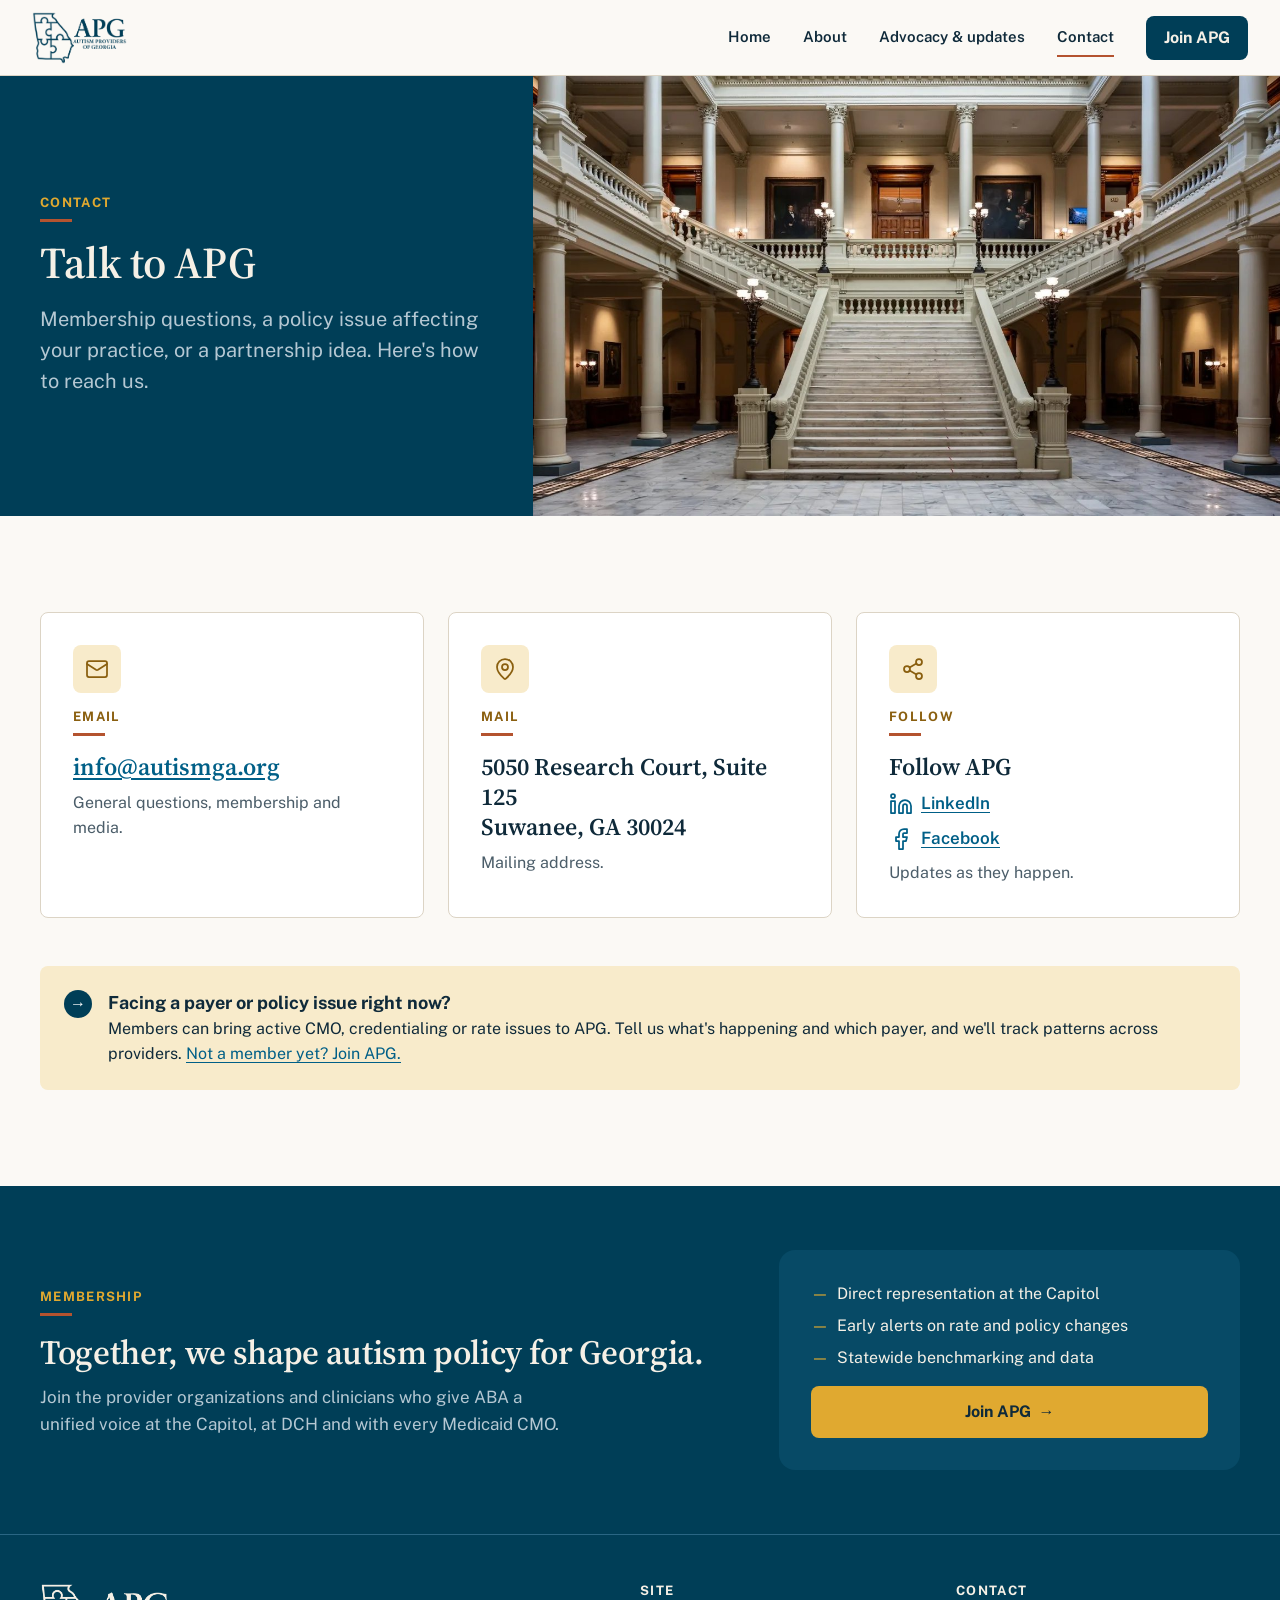
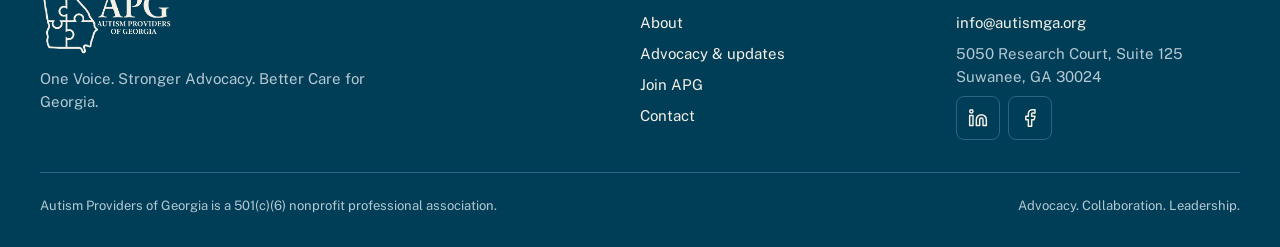
<file: contact.html>
<!doctype html>
<html lang="en">
<head>
<meta charset="utf-8">
<meta name="viewport" content="width=device-width, initial-scale=1">
<meta name="robots" content="noindex, nofollow">
<meta name="description" content="Contact Autism Providers of Georgia (APG).">
<title>Contact APG</title>
<link rel="icon" type="image/png" href="assets/apg-mark.png">
<link rel="stylesheet" href="https://fonts.googleapis.com/css2?family=Public+Sans:wght@400;600;700&amp;family=Source+Serif+4:opsz,wght@8..60,400;8..60,600&amp;display=swap">
<style>
body{margin:0;background:#fbf9f5}
:where(a){color:#005f87}:where(a):hover{color:#003e57}
</style>
<link rel="stylesheet" href="css/bundle.css">
<link rel="stylesheet" href="css/apg-tokens.css">
</head>
<body>
<div class="apg" style="width: 100%; min-height: 100vh;">

<header class="apg-header">
  <a class="apg-logo" href="index.html" aria-label="Autism Providers of Georgia, home"><img src="assets/apg-logo-horizontal.png" alt="Autism Providers of Georgia"></a>
  <nav class="apg-nav" aria-label="Main">
    <a href="index.html">Home</a>
    <a href="about.html">About</a>
    <a href="updates.html">Advocacy &amp; updates</a>
    <a href="contact.html" aria-current="page">Contact</a>
    <a class="apg-btn apg-btn--primary" href="join.html">Join APG</a>
  </nav>
</header>

<section class="apg-pagehero apg-pagehero--photo on-dark">
  <div class="apg-pagehero__text">
    <span class="apg-eyebrow">Contact</span>
    <h1 class="apg-h1">Talk to APG</h1>
    <p>Membership questions, a policy issue affecting your practice, or a partnership idea. Here's how to reach us.</p>
  </div>
  <figure class="apg-pagehero__photo"><img src="assets/georgia-capitol-interior.jpg" alt="The grand staircase inside the Georgia State Capitol"></figure>
</section>

<section class="apg-section">
  <div class="apg-wrap" style="display: grid; grid-template-columns: repeat(3, minmax(0, 1fr)); gap: 24px;">
    <div class="apg-body-card" style="padding: 32px;"><span class="apg-icon-tile" style="margin-bottom: 8px;"><svg class="apg-icon" viewBox="0 0 24 24" aria-hidden="true"><path d="m22 7-8.991 5.727a2 2 0 0 1-2.009 0L2 7"></path><rect x="2" y="4" width="20" height="16" rx="2"></rect></svg></span><span class="apg-eyebrow">Email</span><h2 class="apg-h3" style="margin-top: 8px;"><a href="mailto:info@autismga.org">info@autismga.org</a></h2><p>General questions, membership and media.</p></div>
    <div class="apg-body-card" style="padding: 32px;"><span class="apg-icon-tile" style="margin-bottom: 8px;"><svg class="apg-icon" viewBox="0 0 24 24" aria-hidden="true"><path d="M20 10c0 4.993-5.539 10.193-7.399 11.799a1 1 0 0 1-1.202 0C9.539 20.193 4 14.993 4 10a8 8 0 0 1 16 0"></path><circle cx="12" cy="10" r="3"></circle></svg></span><span class="apg-eyebrow">Mail</span><h2 class="apg-h3" style="margin-top: 8px;">5050 Research Court, Suite 125<br>Suwanee, GA 30024</h2><p>Mailing address.</p></div>
    <div class="apg-body-card" style="padding: 32px;"><span class="apg-icon-tile" style="margin-bottom: 8px;"><svg class="apg-icon" viewBox="0 0 24 24" aria-hidden="true"><circle cx="18" cy="5" r="3"></circle><circle cx="6" cy="12" r="3"></circle><circle cx="18" cy="19" r="3"></circle><line x1="8.59" x2="15.42" y1="13.51" y2="17.49"></line><line x1="15.41" x2="8.59" y1="6.51" y2="10.49"></line></svg></span><span class="apg-eyebrow">Follow</span><h2 class="apg-h3" style="margin-top: 8px;">Follow APG</h2><div class="apg-feed__foot" style="margin: 0; display: grid; gap: 8px;"><a href="https://www.linkedin.com/company/autism-providers-georgia" target="_blank" rel="noopener"><svg class="apg-icon" viewBox="0 0 24 24" aria-hidden="true"><path d="M16 8a6 6 0 0 1 6 6v7h-4v-7a2 2 0 0 0-2-2 2 2 0 0 0-2 2v7h-4v-7a6 6 0 0 1 6-6z"></path><rect width="4" height="12" x="2" y="9"></rect><circle cx="4" cy="4" r="2"></circle></svg>LinkedIn</a><a href="https://www.facebook.com/AutismProvidersOfGeorgia/" target="_blank" rel="noopener"><svg class="apg-icon" viewBox="0 0 24 24" aria-hidden="true"><path d="M18 2h-3a5 5 0 0 0-5 5v3H7v4h3v8h4v-8h3l1-4h-4V7a1 1 0 0 1 1-1h3z"></path></svg>Facebook</a></div><p>Updates as they happen.</p></div>
  </div>
  <div class="apg-wrap" style="margin-top: 48px;">
    <div class="apg-callout" style="background: var(--gold-tint);" role="note">
      <span class="apg-callout__mark" style="background: var(--surface-capitol);" aria-hidden="true">→</span>
      <div><h2 class="apg-h4">Facing a payer or policy issue right now?</h2><p>Members can bring active CMO, credentialing or rate issues to APG. Tell us what's happening and which payer, and we'll track patterns across providers. <a href="join.html">Not a member yet? Join APG.</a></p></div>
    </div>
  </div>
</section>

<section class="apg-join on-dark">
  <div class="apg-join__inner">
    <div>
      <span class="apg-eyebrow">Membership</span>
      <h2 class="apg-h2" style="margin-top: 16px;">Together, we shape autism policy for Georgia.</h2>
      <p>Join the provider organizations and clinicians who give ABA a unified voice at the Capitol, at DCH and with every Medicaid CMO.</p>
    </div>
    <div class="apg-join__panel">
      <ul><li>Direct representation at the Capitol</li><li>Early alerts on rate and policy changes</li><li>Statewide benchmarking and data</li></ul>
      <a class="apg-btn apg-btn--gold" href="join.html">Join APG <span class="arrow" aria-hidden="true">→</span></a>
    </div>
  </div>
</section>

<footer class="apg-footer on-dark">
  <div class="apg-footer__inner">
    <div><img class="apg-footer__logo" src="assets/apg-logo-horizontal-reversed.png" alt="Autism Providers of Georgia"><p style="max-width: 40ch;">One Voice. Stronger Advocacy. Better Care for Georgia.</p></div>
    <div><h4>Site</h4><ul><li><a href="about.html">About</a></li><li><a href="updates.html">Advocacy &amp; updates</a></li><li><a href="join.html">Join APG</a></li><li><a href="contact.html">Contact</a></li></ul></div>
    <div><h4>Contact</h4><ul><li><a href="mailto:info@autismga.org">info@autismga.org</a></li><li>5050 Research Court, Suite 125<br>Suwanee, GA 30024</li><li><div class="apg-social"><a href="https://www.linkedin.com/company/autism-providers-georgia" aria-label="APG on LinkedIn" target="_blank" rel="noopener"><svg class="apg-icon" viewBox="0 0 24 24" aria-hidden="true"><path d="M16 8a6 6 0 0 1 6 6v7h-4v-7a2 2 0 0 0-2-2 2 2 0 0 0-2 2v7h-4v-7a6 6 0 0 1 6-6z"></path><rect width="4" height="12" x="2" y="9"></rect><circle cx="4" cy="4" r="2"></circle></svg></a><a href="https://www.facebook.com/AutismProvidersOfGeorgia/" aria-label="APG on Facebook" target="_blank" rel="noopener"><svg class="apg-icon" viewBox="0 0 24 24" aria-hidden="true"><path d="M18 2h-3a5 5 0 0 0-5 5v3H7v4h3v8h4v-8h3l1-4h-4V7a1 1 0 0 1 1-1h3z"></path></svg></a></div></li></ul></div>
  </div>
  <div class="apg-footer__legal"><span>Autism Providers of Georgia is a 501(c)(6) nonprofit professional association.</span><span>Advocacy. Collaboration. Leadership.</span></div>
</footer>

</div>
<script src="js/site.js" defer></script>
</body>
</html>
</file>
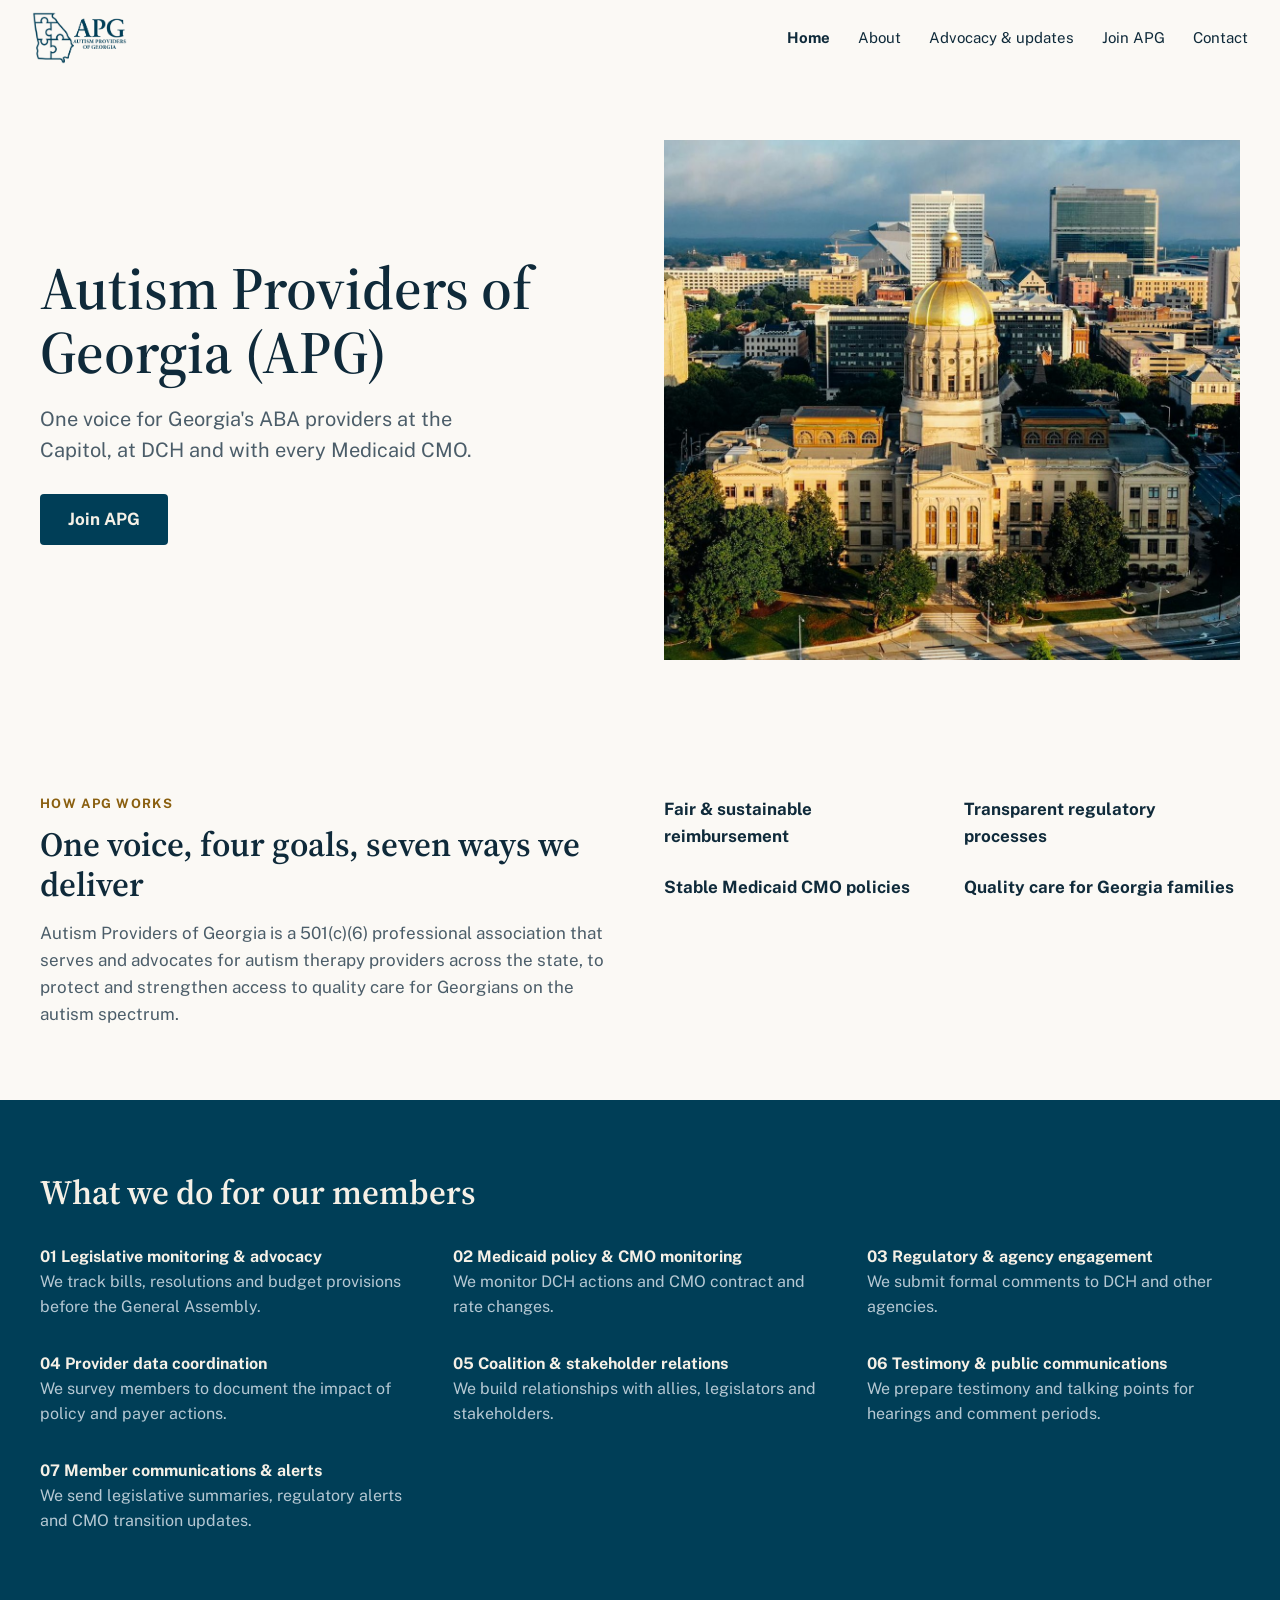
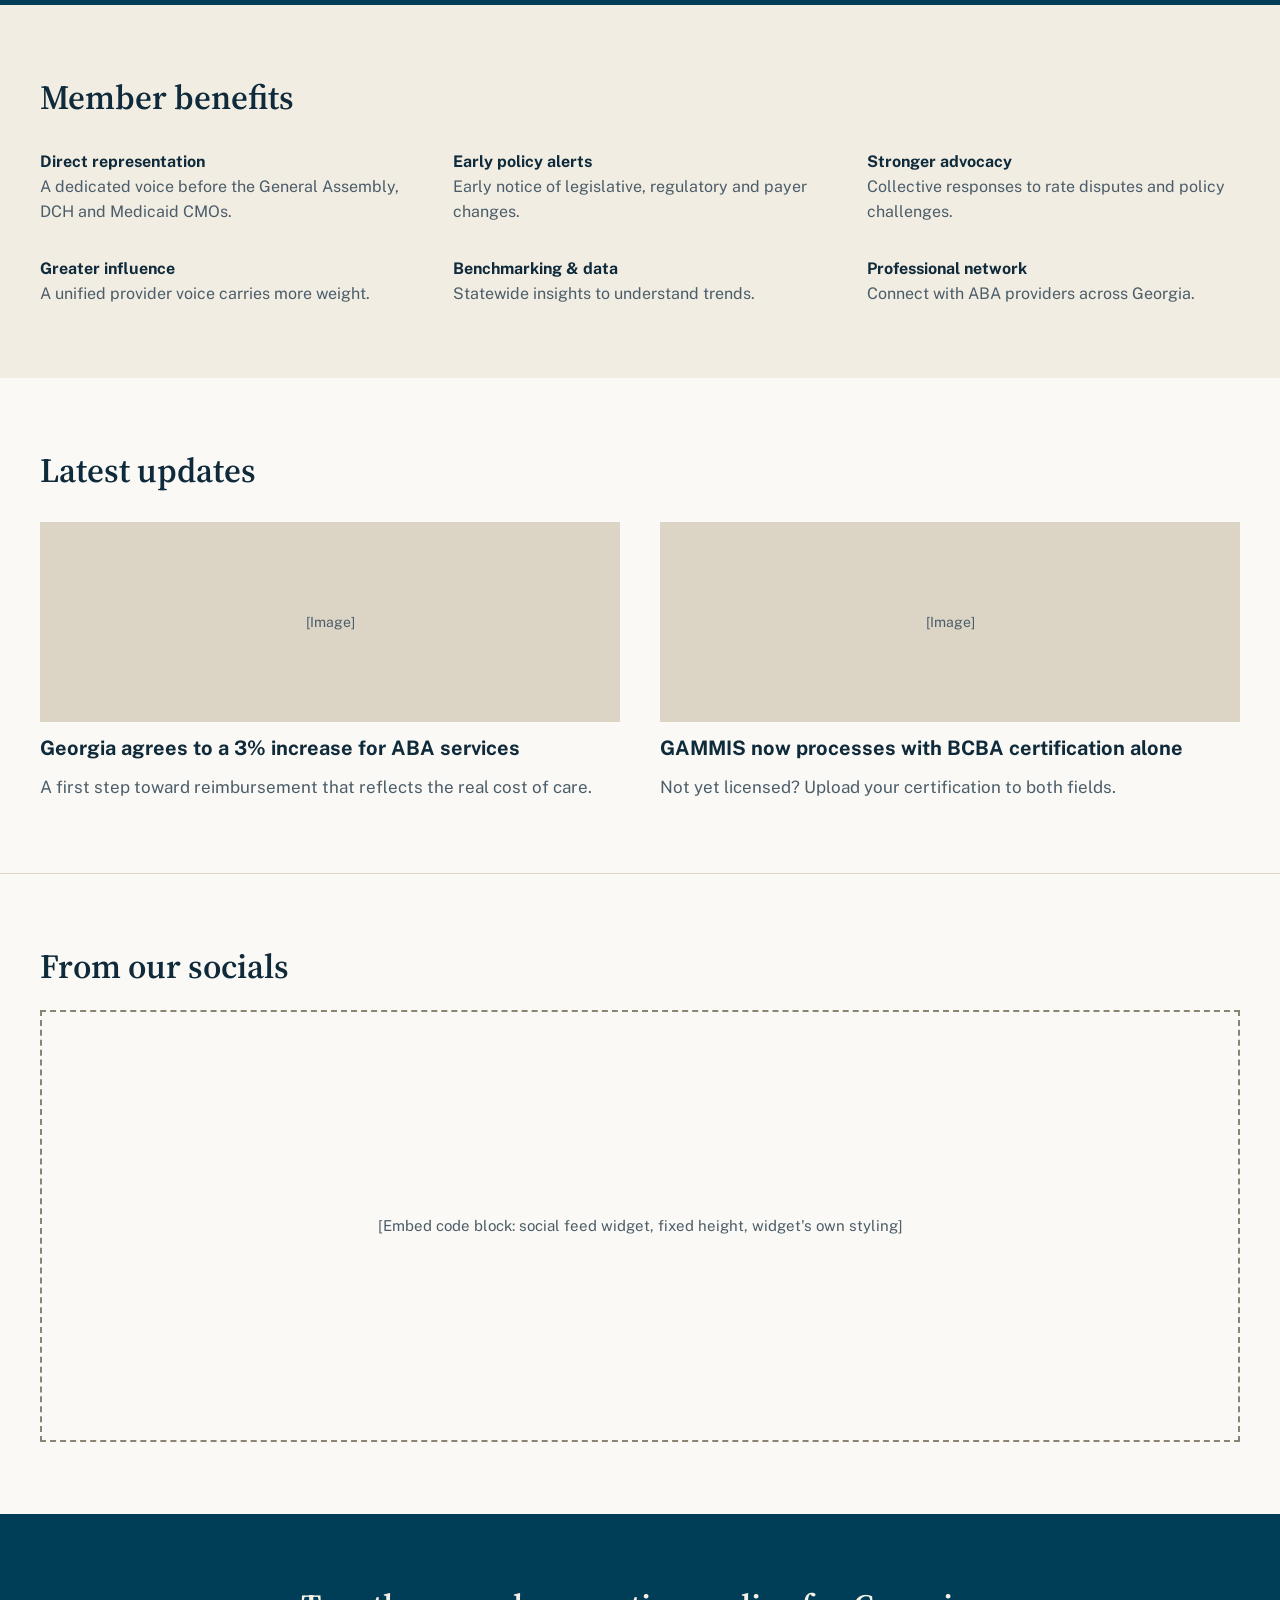
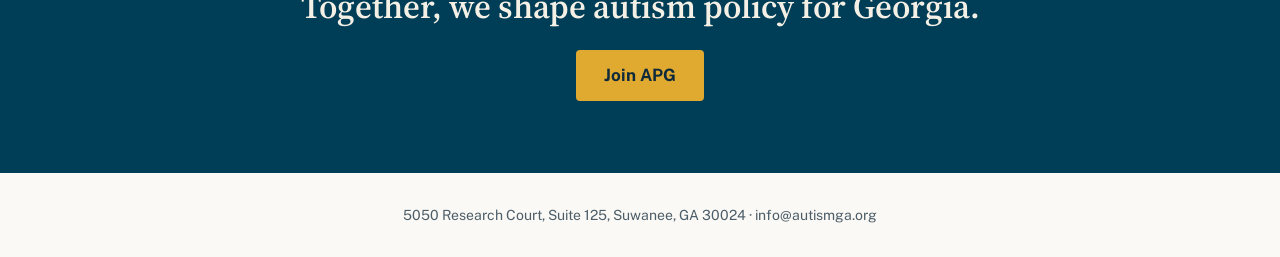
<file: google-sites-version.html>
<!doctype html>
<html lang="en">
<head>
<meta charset="utf-8">
<meta name="viewport" content="width=device-width, initial-scale=1">
<meta name="robots" content="noindex, nofollow">
<meta name="description" content="APG home page as it would look built in Google Sites (design comparison).">
<title>Autism Providers of Georgia (APG) on Google Sites</title>
<link rel="icon" type="image/png" href="assets/apg-mark.png">
<link rel="stylesheet" href="https://fonts.googleapis.com/css2?family=Public+Sans:wght@400;600;700&amp;family=Source+Serif+4:opsz,wght@8..60,400;8..60,600&amp;display=swap">
<style>
body{margin:0;background:#fbf9f5}
:where(a){color:#005f87}:where(a):hover{color:#003e57}
</style>
</head>
<body>
<div style="width: 100%; min-height: 100vh; background: #fbf9f5; color: #0f2a3a; font-family: 'Public Sans', Arial, sans-serif; font-size: 17px; line-height: 27px;">

<header style="display: flex; align-items: center; justify-content: space-between; gap: 24px; flex-wrap: wrap; padding: 12px 32px; background: #fbf9f5;">
  <a href="#" style="display: flex; align-items: center; gap: 16px; text-decoration: none;"><img src="assets/apg-logo-horizontal.png" alt="Autism Providers of Georgia" style="height: 52px; width: auto; display: block;"></a>
  <nav aria-label="Main" style="display: flex; gap: 28px; flex-wrap: wrap; font-size: 15px; line-height: 20px;">
    <a href="#" style="color: #0f2a3a; font-weight: 700; text-decoration: none;">Home</a>
    <a href="#" style="color: #0f2a3a; text-decoration: none;">About</a>
    <a href="#" style="color: #0f2a3a; text-decoration: none;">Advocacy &amp; updates</a>
    <a href="#" style="color: #0f2a3a; text-decoration: none;">Join APG</a>
    <a href="#" style="color: #0f2a3a; text-decoration: none;">Contact</a>
  </nav>
</header>

<section style="background: #fbf9f5; padding: 64px 32px;">
  <div style="max-width: 1200px; margin: 0 auto; display: grid; grid-template-columns: minmax(0, 1fr) minmax(0, 1fr); gap: 48px; align-items: center;">
    <div>
      <h1 style="margin: 0; font-family: 'Source Serif 4', Georgia, serif; font-size: 60px; line-height: 64px; font-weight: 600; color: #0f2a3a;">Autism Providers of Georgia (APG)</h1>
      <p style="margin: 20px 0 0; max-width: 40ch; color: #4b5d69; font-size: 20px; line-height: 31px;">One voice for Georgia's ABA providers at the Capitol, at DCH and with every Medicaid CMO.</p>
      <a href="#" style="display: inline-block; margin-top: 28px; padding: 12px 28px; border-radius: 4px; background: #003e57; color: #f5f0e6; font-weight: 700; text-decoration: none;">Join APG</a>
    </div>
    <img src="assets/georgia-capitol-hero.jpg" alt="The gold dome of the Georgia State Capitol at sunrise" style="display: block; width: 100%; height: 520px; object-fit: cover; object-position: 50% 35%;">
  </div>
</section>

<section style="padding: 72px 32px; background: #fbf9f5;">
  <div style="max-width: 1200px; margin: 0 auto; display: grid; grid-template-columns: minmax(0, 1fr) minmax(0, 1fr); gap: 48px; align-items: start;">
    <div>
      <p style="margin: 0; font-size: 13px; line-height: 16px; letter-spacing: .1em; font-weight: 700; color: #8a5f0f;">HOW APG WORKS</p>
      <h2 style="margin: 12px 0 0; font-family: 'Source Serif 4', Georgia, serif; font-size: 34px; line-height: 40px; font-weight: 600;">One voice, four goals, seven ways we deliver</h2>
      <p style="margin: 16px 0 0; color: #4b5d69;">Autism Providers of Georgia is a 501(c)(6) professional association that serves and advocates for autism therapy providers across the state, to protect and strengthen access to quality care for Georgians on the autism spectrum.</p>
    </div>
    <div style="display: grid; grid-template-columns: repeat(2, minmax(0, 1fr)); gap: 24px;">
      <div><b>Fair &amp; sustainable reimbursement</b></div>
      <div><b>Transparent regulatory processes</b></div>
      <div><b>Stable Medicaid CMO policies</b></div>
      <div><b>Quality care for Georgia families</b></div>
    </div>
  </div>
</section>

<section style="padding: 72px 32px; background: #003e57; color: #f5f0e6;">
  <div style="max-width: 1200px; margin: 0 auto;">
    <h2 style="margin: 0 0 32px; font-family: 'Source Serif 4', Georgia, serif; font-size: 34px; line-height: 40px; font-weight: 600;">What we do for our members</h2>
    <div style="display: grid; grid-template-columns: repeat(3, minmax(0, 1fr)); gap: 32px 40px; font-size: 16px; line-height: 25px;">
      <div><b>01 Legislative monitoring &amp; advocacy</b><br><span style="color: #b5c8d3;">We track bills, resolutions and budget provisions before the General Assembly.</span></div>
      <div><b>02 Medicaid policy &amp; CMO monitoring</b><br><span style="color: #b5c8d3;">We monitor DCH actions and CMO contract and rate changes.</span></div>
      <div><b>03 Regulatory &amp; agency engagement</b><br><span style="color: #b5c8d3;">We submit formal comments to DCH and other agencies.</span></div>
      <div><b>04 Provider data coordination</b><br><span style="color: #b5c8d3;">We survey members to document the impact of policy and payer actions.</span></div>
      <div><b>05 Coalition &amp; stakeholder relations</b><br><span style="color: #b5c8d3;">We build relationships with allies, legislators and stakeholders.</span></div>
      <div><b>06 Testimony &amp; public communications</b><br><span style="color: #b5c8d3;">We prepare testimony and talking points for hearings and comment periods.</span></div>
      <div><b>07 Member communications &amp; alerts</b><br><span style="color: #b5c8d3;">We send legislative summaries, regulatory alerts and CMO transition updates.</span></div>
    </div>
  </div>
</section>

<section style="padding: 72px 32px; background: #f2ede3;">
  <div style="max-width: 1200px; margin: 0 auto;">
    <h2 style="margin: 0 0 32px; font-family: 'Source Serif 4', Georgia, serif; font-size: 34px; line-height: 40px; font-weight: 600;">Member benefits</h2>
    <div style="display: grid; grid-template-columns: repeat(3, minmax(0, 1fr)); gap: 32px 40px; font-size: 16px; line-height: 25px;">
      <div><b>Direct representation</b><br><span style="color: #4b5d69;">A dedicated voice before the General Assembly, DCH and Medicaid CMOs.</span></div>
      <div><b>Early policy alerts</b><br><span style="color: #4b5d69;">Early notice of legislative, regulatory and payer changes.</span></div>
      <div><b>Stronger advocacy</b><br><span style="color: #4b5d69;">Collective responses to rate disputes and policy challenges.</span></div>
      <div><b>Greater influence</b><br><span style="color: #4b5d69;">A unified provider voice carries more weight.</span></div>
      <div><b>Benchmarking &amp; data</b><br><span style="color: #4b5d69;">Statewide insights to understand trends.</span></div>
      <div><b>Professional network</b><br><span style="color: #4b5d69;">Connect with ABA providers across Georgia.</span></div>
    </div>
  </div>
</section>

<section style="padding: 72px 32px; background: #fbf9f5;">
  <div style="max-width: 1200px; margin: 0 auto;">
    <h2 style="margin: 0 0 32px; font-family: 'Source Serif 4', Georgia, serif; font-size: 34px; line-height: 40px; font-weight: 600;">Latest updates</h2>
    <div style="display: grid; grid-template-columns: repeat(2, minmax(0, 1fr)); gap: 40px;">
      <div style="display: grid; gap: 12px;"><div style="height: 200px; background: #dcd4c5; display: grid; place-items: center; color: #4b5d69; font-size: 14px;">[Image]</div><b style="font-size: 20px; line-height: 28px;">Georgia agrees to a 3% increase for ABA services</b><span style="color: #4b5d69;">A first step toward reimbursement that reflects the real cost of care.</span></div>
      <div style="display: grid; gap: 12px;"><div style="height: 200px; background: #dcd4c5; display: grid; place-items: center; color: #4b5d69; font-size: 14px;">[Image]</div><b style="font-size: 20px; line-height: 28px;">GAMMIS now processes with BCBA certification alone</b><span style="color: #4b5d69;">Not yet licensed? Upload your certification to both fields.</span></div>
    </div>
  </div>
</section>

<section style="padding: 72px 32px; background: #fbf9f5; border-top: 1px solid #dcd4c5;">
  <div style="max-width: 1200px; margin: 0 auto;">
    <h2 style="margin: 0 0 24px; font-family: 'Source Serif 4', Georgia, serif; font-size: 34px; line-height: 40px; font-weight: 600;">From our socials</h2>
    <div style="height: 380px; border: 2px dashed #8c8473; display: grid; place-items: center; text-align: center; color: #4b5d69; font-size: 15px; line-height: 22px; padding: 24px;">[Embed code block: social feed widget, fixed height, widget's own styling]</div>
  </div>
</section>

<section style="padding: 72px 32px; background: #003e57; color: #f5f0e6; text-align: center;">
  <h2 style="margin: 0; font-family: 'Source Serif 4', Georgia, serif; font-size: 34px; line-height: 40px; font-weight: 600;">Together, we shape autism policy for Georgia.</h2>
  <a href="#" style="display: inline-block; margin-top: 24px; padding: 12px 28px; border-radius: 4px; background: #e0a930; color: #0f2a3a; font-weight: 700; text-decoration: none;">Join APG</a>
</section>

<footer style="padding: 32px; background: #fbf9f5; text-align: center; font-size: 14px; line-height: 20px; color: #4b5d69;">5050 Research Court, Suite 125, Suwanee, GA 30024 · info@autismga.org</footer>

</div>
<script src="js/site.js" defer></script>
</body>
</html>
</file>
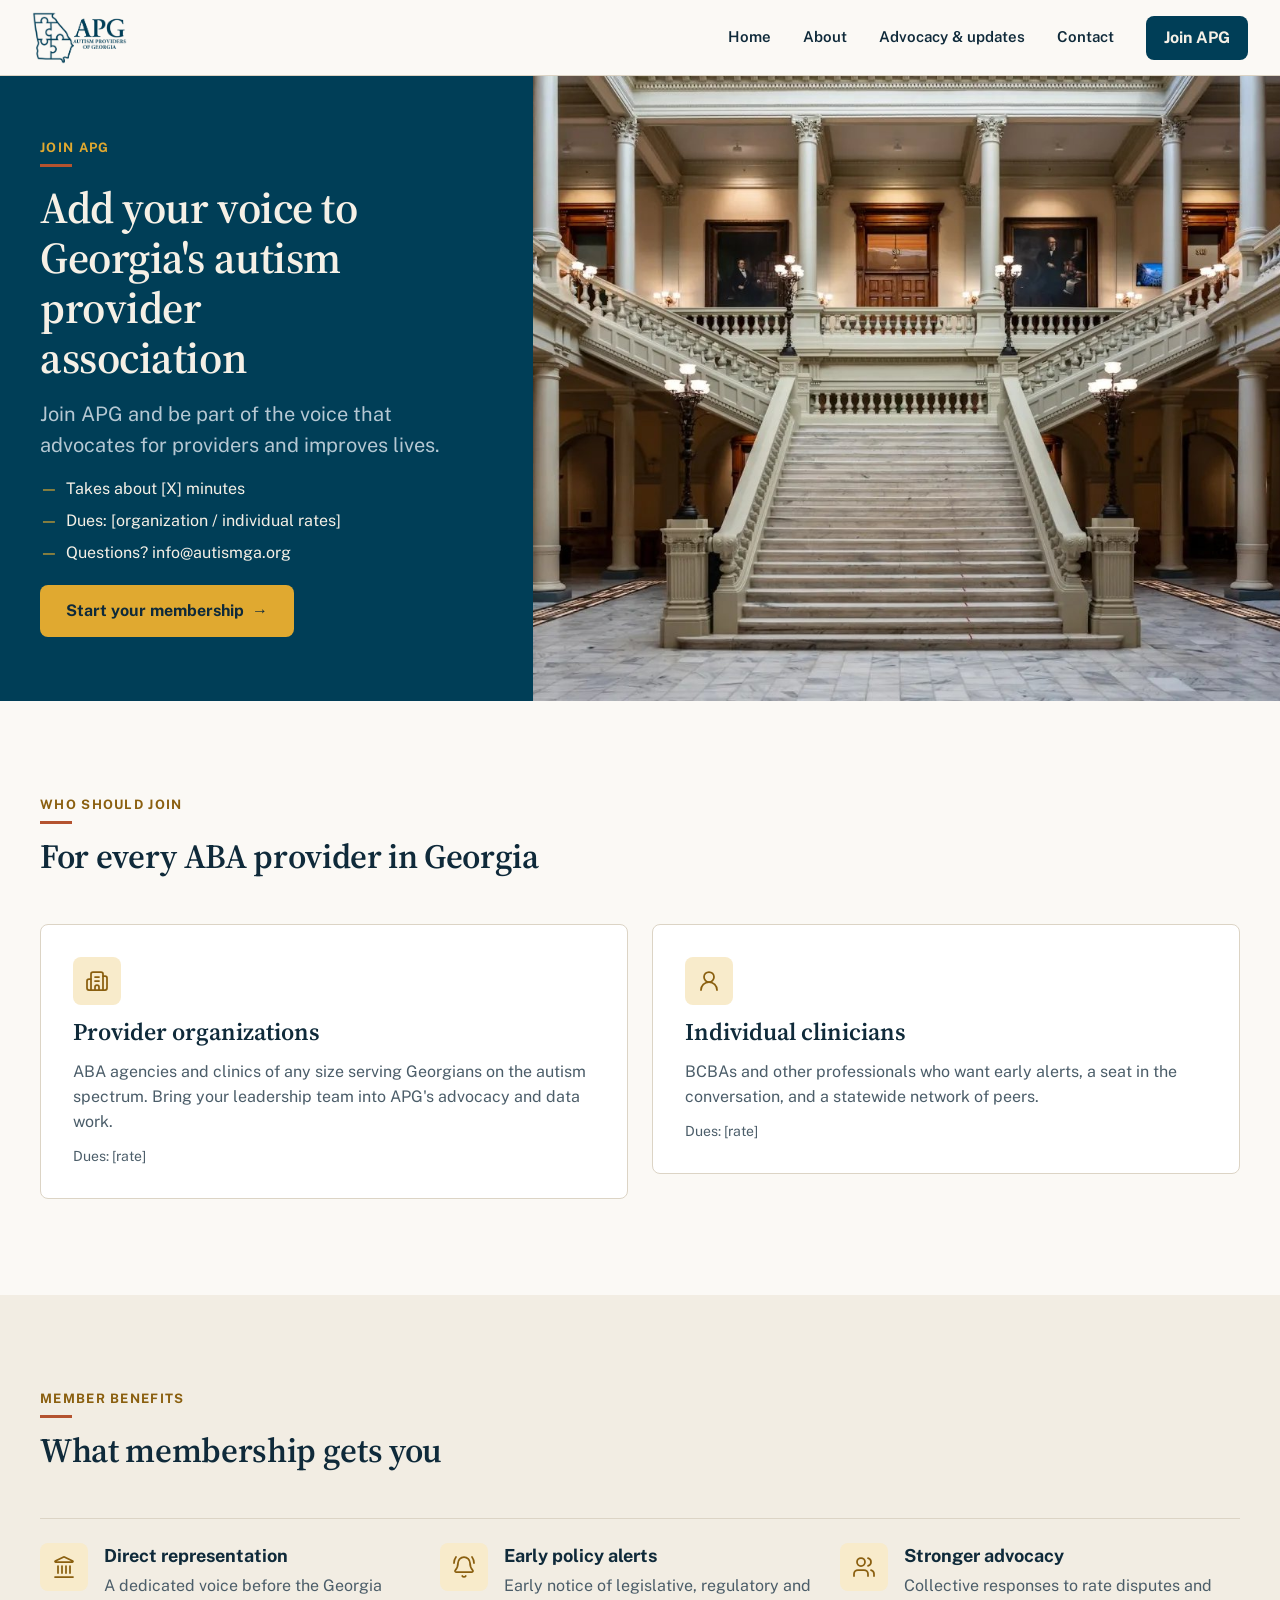
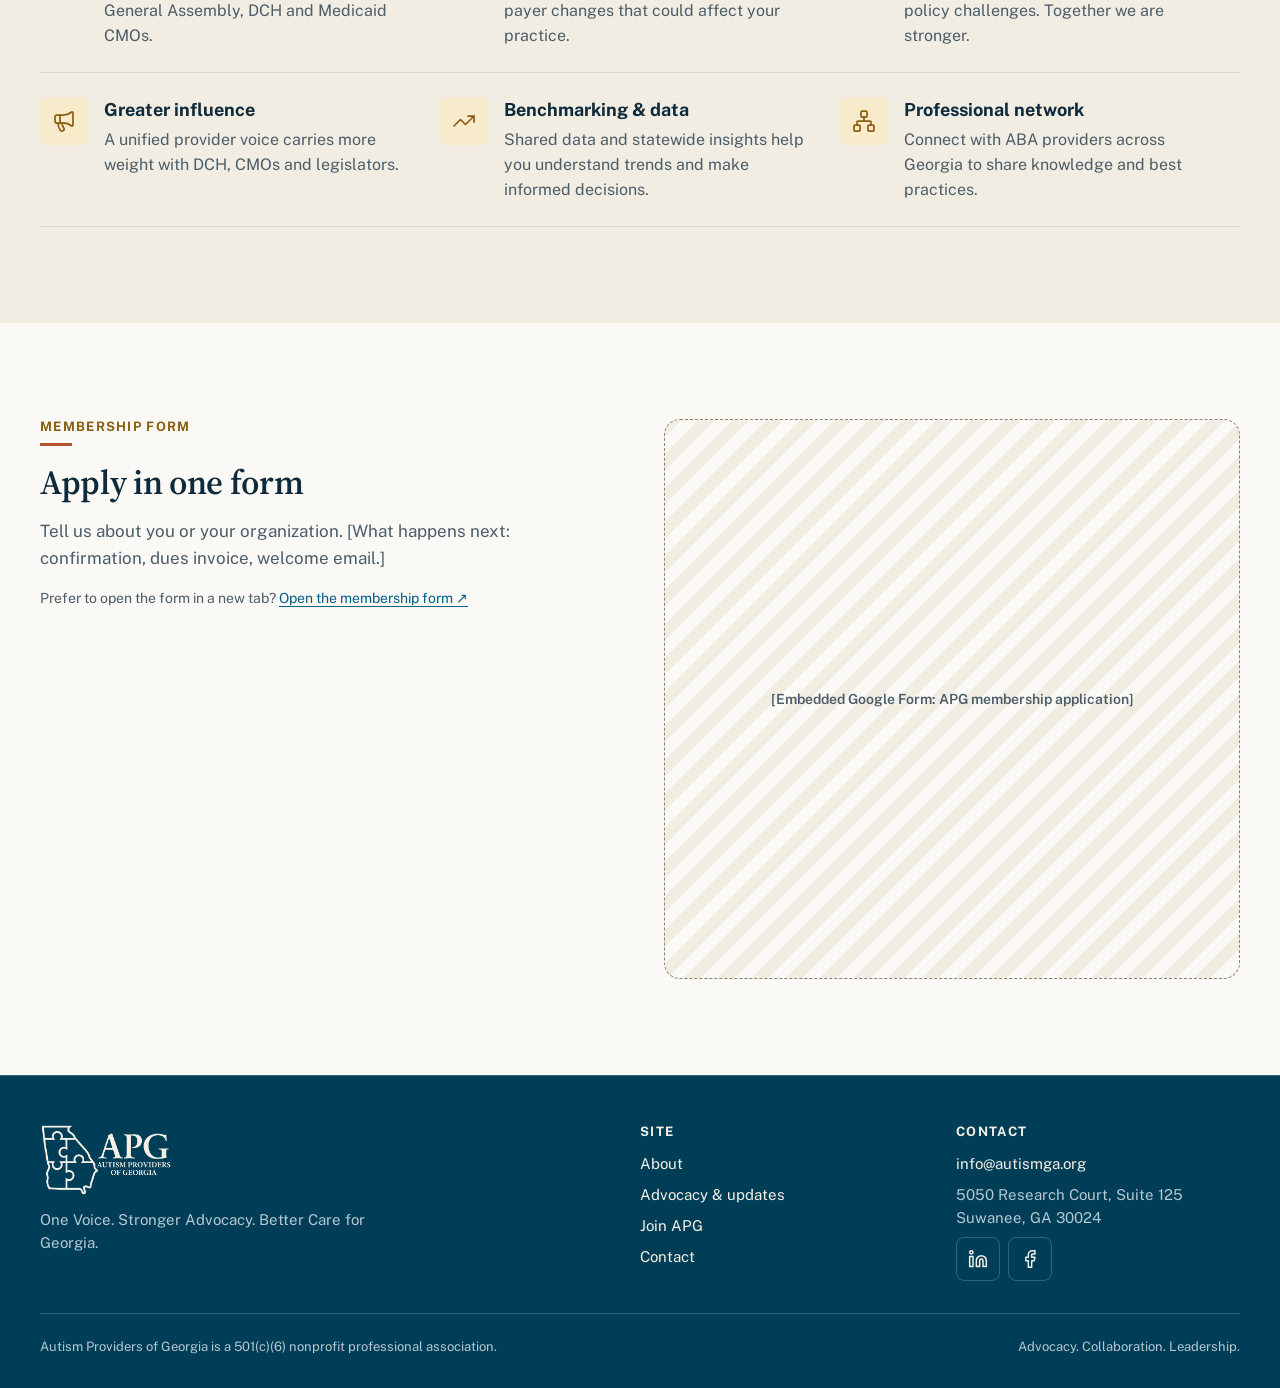
<file: join.html>
<!doctype html>
<html lang="en">
<head>
<meta charset="utf-8">
<meta name="viewport" content="width=device-width, initial-scale=1">
<meta name="robots" content="noindex, nofollow">
<meta name="description" content="Join Autism Providers of Georgia (APG): membership for ABA provider organizations and clinicians.">
<title>Join APG</title>
<link rel="icon" type="image/png" href="assets/apg-mark.png">
<link rel="stylesheet" href="https://fonts.googleapis.com/css2?family=Public+Sans:wght@400;600;700&amp;family=Source+Serif+4:opsz,wght@8..60,400;8..60,600&amp;display=swap">
<style>
body{margin:0;background:#fbf9f5}
:where(a){color:#005f87}:where(a):hover{color:#003e57}
</style>
<link rel="stylesheet" href="css/bundle.css">
<link rel="stylesheet" href="css/apg-tokens.css">
</head>
<body>
<div class="apg" style="width: 100%; min-height: 100vh;">

<header class="apg-header">
  <a class="apg-logo" href="index.html" aria-label="Autism Providers of Georgia, home"><img src="assets/apg-logo-horizontal.png" alt="Autism Providers of Georgia"></a>
  <nav class="apg-nav" aria-label="Main">
    <a href="index.html">Home</a>
    <a href="about.html">About</a>
    <a href="updates.html">Advocacy &amp; updates</a>
    <a href="contact.html">Contact</a>
    <a class="apg-btn apg-btn--primary" href="join.html">Join APG</a>
  </nav>
</header>

<section class="apg-pagehero apg-pagehero--photo on-dark">
  <div class="apg-pagehero__text">
    <span class="apg-eyebrow">Join APG</span>
    <h1 class="apg-h1">Add your voice to Georgia's autism provider association</h1>
    <p>Join APG and be part of the voice that advocates for providers and improves lives.</p>
    <div class="apg-join__panel" style="padding: 0; background: none; gap: 20px;">
      <ul><li>Takes about [X] minutes</li><li>Dues: [organization / individual rates]</li><li>Questions? info@autismga.org</li></ul>
      <a class="apg-btn apg-btn--gold" href="#form" style="justify-self: start;">Start your membership <span class="arrow" aria-hidden="true">→</span></a>
    </div>
  </div>
  <figure class="apg-pagehero__photo"><img src="assets/georgia-capitol-interior.jpg" alt="The grand staircase inside the Georgia State Capitol"></figure>
</section>

<section class="apg-section">
  <div class="apg-section__head">
    <span class="apg-eyebrow">Who should join</span>
    <h2 class="apg-h2">For every ABA provider in Georgia</h2>
  </div>
  <div class="apg-wrap apg-two" style="gap: 24px;">
    <div class="apg-focus" style="padding: 32px;"><span class="apg-icon-tile"><svg class="apg-icon" viewBox="0 0 24 24" aria-hidden="true"><path d="M10 12h4"></path><path d="M10 8h4"></path><path d="M14 21v-3a2 2 0 0 0-4 0v3"></path><path d="M6 10H4a2 2 0 0 0-2 2v7a2 2 0 0 0 2 2h16a2 2 0 0 0 2-2V9a2 2 0 0 0-2-2h-2"></path><path d="M6 21V5a2 2 0 0 1 2-2h8a2 2 0 0 1 2 2v16"></path></svg></span><h3 class="apg-h3">Provider organizations</h3><p>ABA agencies and clinics of any size serving Georgians on the autism spectrum. Bring your leadership team into APG's advocacy and data work.</p><span class="apg-small apg-muted">Dues: [rate]</span></div>
    <div class="apg-focus" style="padding: 32px;"><span class="apg-icon-tile"><svg class="apg-icon" viewBox="0 0 24 24" aria-hidden="true"><circle cx="12" cy="8" r="5"></circle><path d="M20 21a8 8 0 0 0-16 0"></path></svg></span><h3 class="apg-h3">Individual clinicians</h3><p>BCBAs and other professionals who want early alerts, a seat in the conversation, and a statewide network of peers.</p><span class="apg-small apg-muted">Dues: [rate]</span></div>
  </div>
</section>

<section class="apg-section apg-section--limestone">
  <div class="apg-section__head">
    <span class="apg-eyebrow">Member benefits</span>
    <h2 class="apg-h2">What membership gets you</h2>
  </div>
  <div class="apg-benefits">
    <div class="apg-benefit"><span class="apg-icon-tile"><svg class="apg-icon" viewBox="0 0 24 24" aria-hidden="true"><path d="M10 18v-7"></path><path d="M11.119 2.205a2 2 0 0 1 1.762 0l7.84 3.846A.5.5 0 0 1 20.5 7h-17a.5.5 0 0 1-.22-.949z"></path><path d="M14 18v-7"></path><path d="M18 18v-7"></path><path d="M3 22h18"></path><path d="M6 18v-7"></path></svg></span><div><h3 class="apg-h4">Direct representation</h3><p>A dedicated voice before the Georgia General Assembly, DCH and Medicaid CMOs.</p></div></div>
    <div class="apg-benefit"><span class="apg-icon-tile"><svg class="apg-icon" viewBox="0 0 24 24" aria-hidden="true"><path d="M10.268 21a2 2 0 0 0 3.464 0"></path><path d="M22 8c0-2.3-.8-4.3-2-6"></path><path d="M3.262 15.326A1 1 0 0 0 4 17h16a1 1 0 0 0 .74-1.673C19.41 13.956 18 12.499 18 8A6 6 0 0 0 6 8c0 4.499-1.411 5.956-2.738 7.326"></path><path d="M4 2C2.8 3.7 2 5.7 2 8"></path></svg></span><div><h3 class="apg-h4">Early policy alerts</h3><p>Early notice of legislative, regulatory and payer changes that could affect your practice.</p></div></div>
    <div class="apg-benefit"><span class="apg-icon-tile"><svg class="apg-icon" viewBox="0 0 24 24" aria-hidden="true"><path d="M16 21v-2a4 4 0 0 0-4-4H6a4 4 0 0 0-4 4v2"></path><path d="M16 3.128a4 4 0 0 1 0 7.744"></path><path d="M22 21v-2a4 4 0 0 0-3-3.87"></path><circle cx="9" cy="7" r="4"></circle></svg></span><div><h3 class="apg-h4">Stronger advocacy</h3><p>Collective responses to rate disputes and policy challenges. Together we are stronger.</p></div></div>
    <div class="apg-benefit"><span class="apg-icon-tile"><svg class="apg-icon" viewBox="0 0 24 24" aria-hidden="true"><path d="M11 6a13 13 0 0 0 8.4-2.8A1 1 0 0 1 21 4v12a1 1 0 0 1-1.6.8A13 13 0 0 0 11 14H5a2 2 0 0 1-2-2V8a2 2 0 0 1 2-2z"></path><path d="M6 14a12 12 0 0 0 2.4 7.2 2 2 0 0 0 3.2-2.4A8 8 0 0 1 10 14"></path><path d="M8 6v8"></path></svg></span><div><h3 class="apg-h4">Greater influence</h3><p>A unified provider voice carries more weight with DCH, CMOs and legislators.</p></div></div>
    <div class="apg-benefit"><span class="apg-icon-tile"><svg class="apg-icon" viewBox="0 0 24 24" aria-hidden="true"><path d="M16 7h6v6"></path><path d="m22 7-8.5 8.5-5-5L2 17"></path></svg></span><div><h3 class="apg-h4">Benchmarking &amp; data</h3><p>Shared data and statewide insights help you understand trends and make informed decisions.</p></div></div>
    <div class="apg-benefit"><span class="apg-icon-tile"><svg class="apg-icon" viewBox="0 0 24 24" aria-hidden="true"><rect x="16" y="16" width="6" height="6" rx="1"></rect><rect x="2" y="16" width="6" height="6" rx="1"></rect><rect x="9" y="2" width="6" height="6" rx="1"></rect><path d="M5 16v-3a1 1 0 0 1 1-1h12a1 1 0 0 1 1 1v3"></path><path d="M12 12V8"></path></svg></span><div><h3 class="apg-h4">Professional network</h3><p>Connect with ABA providers across Georgia to share knowledge and best practices.</p></div></div>
  </div>
</section>

<section class="apg-section" id="form">
  <div class="apg-wrap apg-two">
    <div style="display: grid; gap: 16px; align-content: start;">
      <span class="apg-eyebrow">Membership form</span>
      <h2 class="apg-h2">Apply in one form</h2>
      <p class="apg-muted">Tell us about you or your organization. [What happens next: confirmation, dues invoice, welcome email.]</p>
      <p class="apg-small apg-muted">Prefer to open the form in a new tab? <a href="https://forms.gle/zZXhQykBnse8MvrZ6">Open the membership form ↗</a></p>
    </div>
    <div class="apg-ph" style="height: 560px;">[Embedded Google Form: APG membership application]</div>
  </div>
</section>

<footer class="apg-footer on-dark">
  <div class="apg-footer__inner">
    <div><img class="apg-footer__logo" src="assets/apg-logo-horizontal-reversed.png" alt="Autism Providers of Georgia"><p style="max-width: 40ch;">One Voice. Stronger Advocacy. Better Care for Georgia.</p></div>
    <div><h4>Site</h4><ul><li><a href="about.html">About</a></li><li><a href="updates.html">Advocacy &amp; updates</a></li><li><a href="join.html">Join APG</a></li><li><a href="contact.html">Contact</a></li></ul></div>
    <div><h4>Contact</h4><ul><li><a href="mailto:info@autismga.org">info@autismga.org</a></li><li>5050 Research Court, Suite 125<br>Suwanee, GA 30024</li><li><div class="apg-social"><a href="https://www.linkedin.com/company/autism-providers-georgia" aria-label="APG on LinkedIn" target="_blank" rel="noopener"><svg class="apg-icon" viewBox="0 0 24 24" aria-hidden="true"><path d="M16 8a6 6 0 0 1 6 6v7h-4v-7a2 2 0 0 0-2-2 2 2 0 0 0-2 2v7h-4v-7a6 6 0 0 1 6-6z"></path><rect width="4" height="12" x="2" y="9"></rect><circle cx="4" cy="4" r="2"></circle></svg></a><a href="https://www.facebook.com/AutismProvidersOfGeorgia/" aria-label="APG on Facebook" target="_blank" rel="noopener"><svg class="apg-icon" viewBox="0 0 24 24" aria-hidden="true"><path d="M18 2h-3a5 5 0 0 0-5 5v3H7v4h3v8h4v-8h3l1-4h-4V7a1 1 0 0 1 1-1h3z"></path></svg></a></div></li></ul></div>
  </div>
  <div class="apg-footer__legal"><span>Autism Providers of Georgia is a 501(c)(6) nonprofit professional association.</span><span>Advocacy. Collaboration. Leadership.</span></div>
</footer>

</div>
<script src="js/site.js" defer></script>
</body>
</html>
</file>
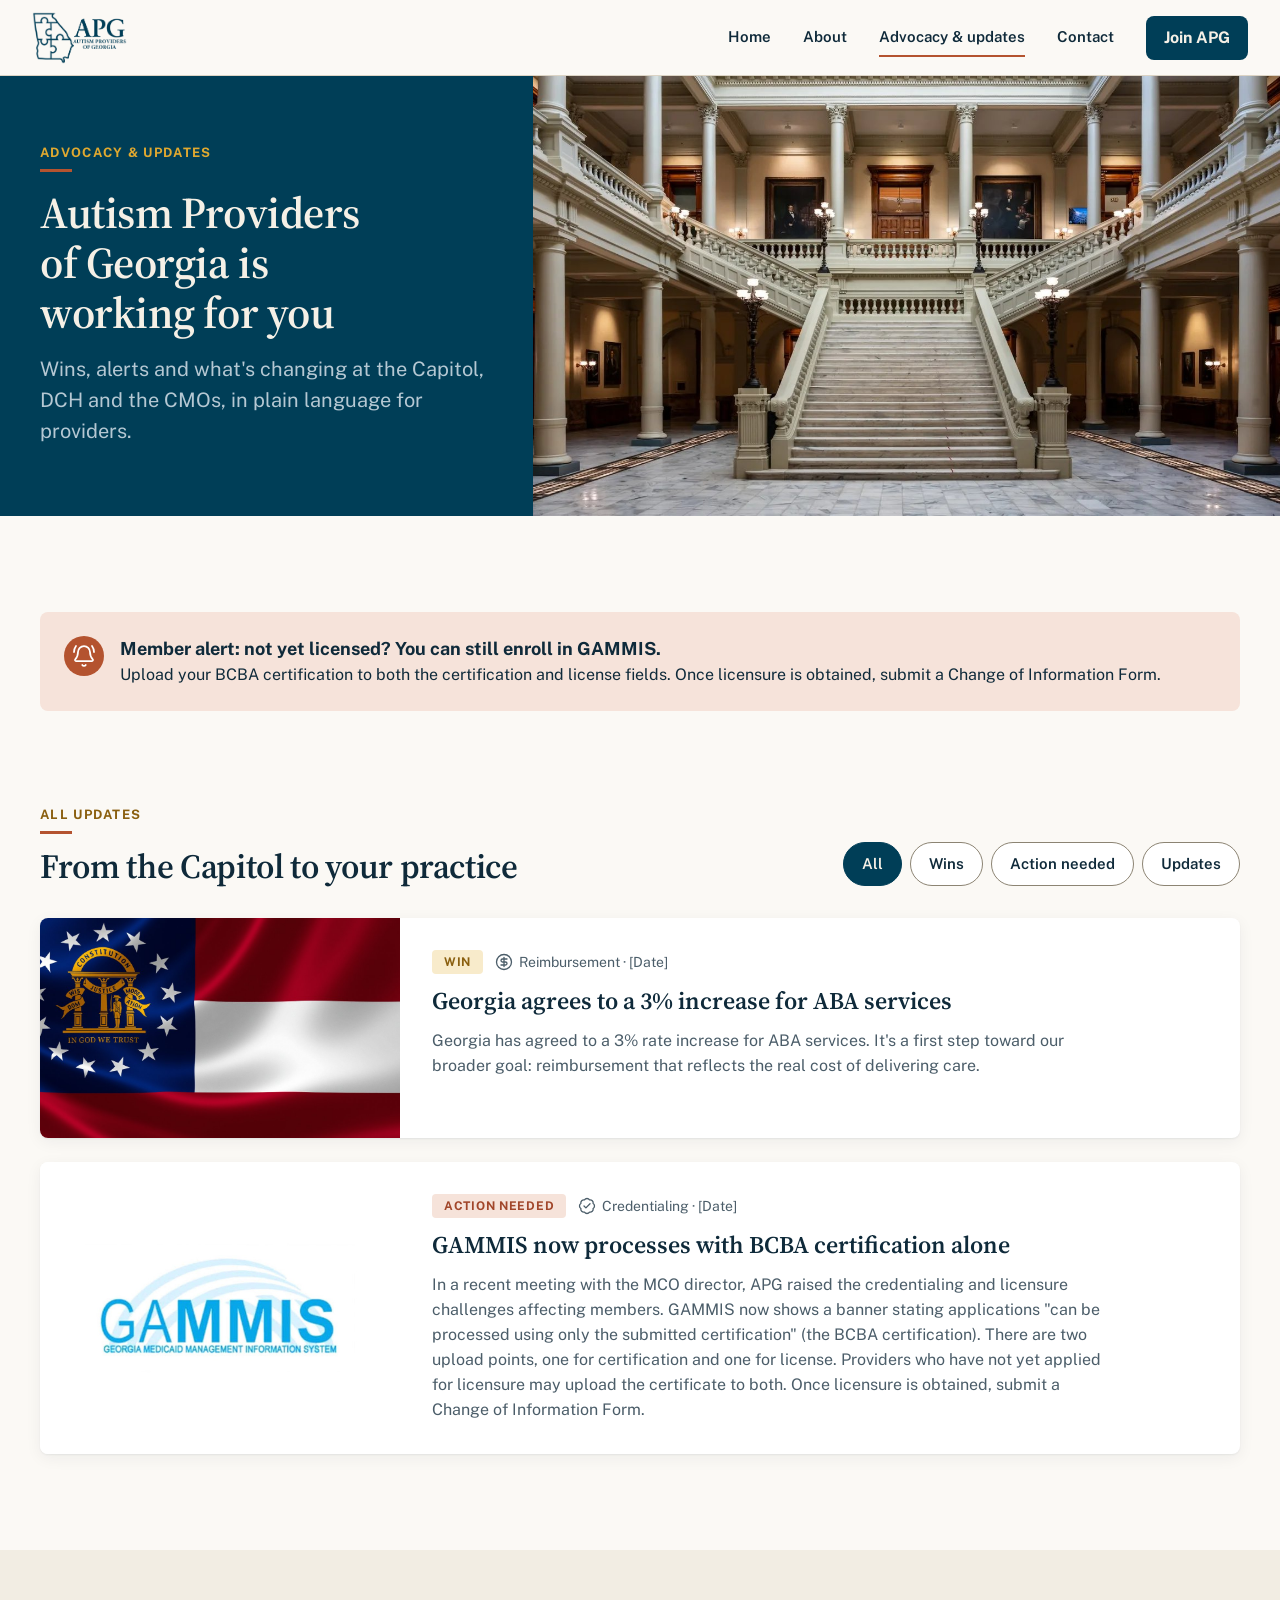
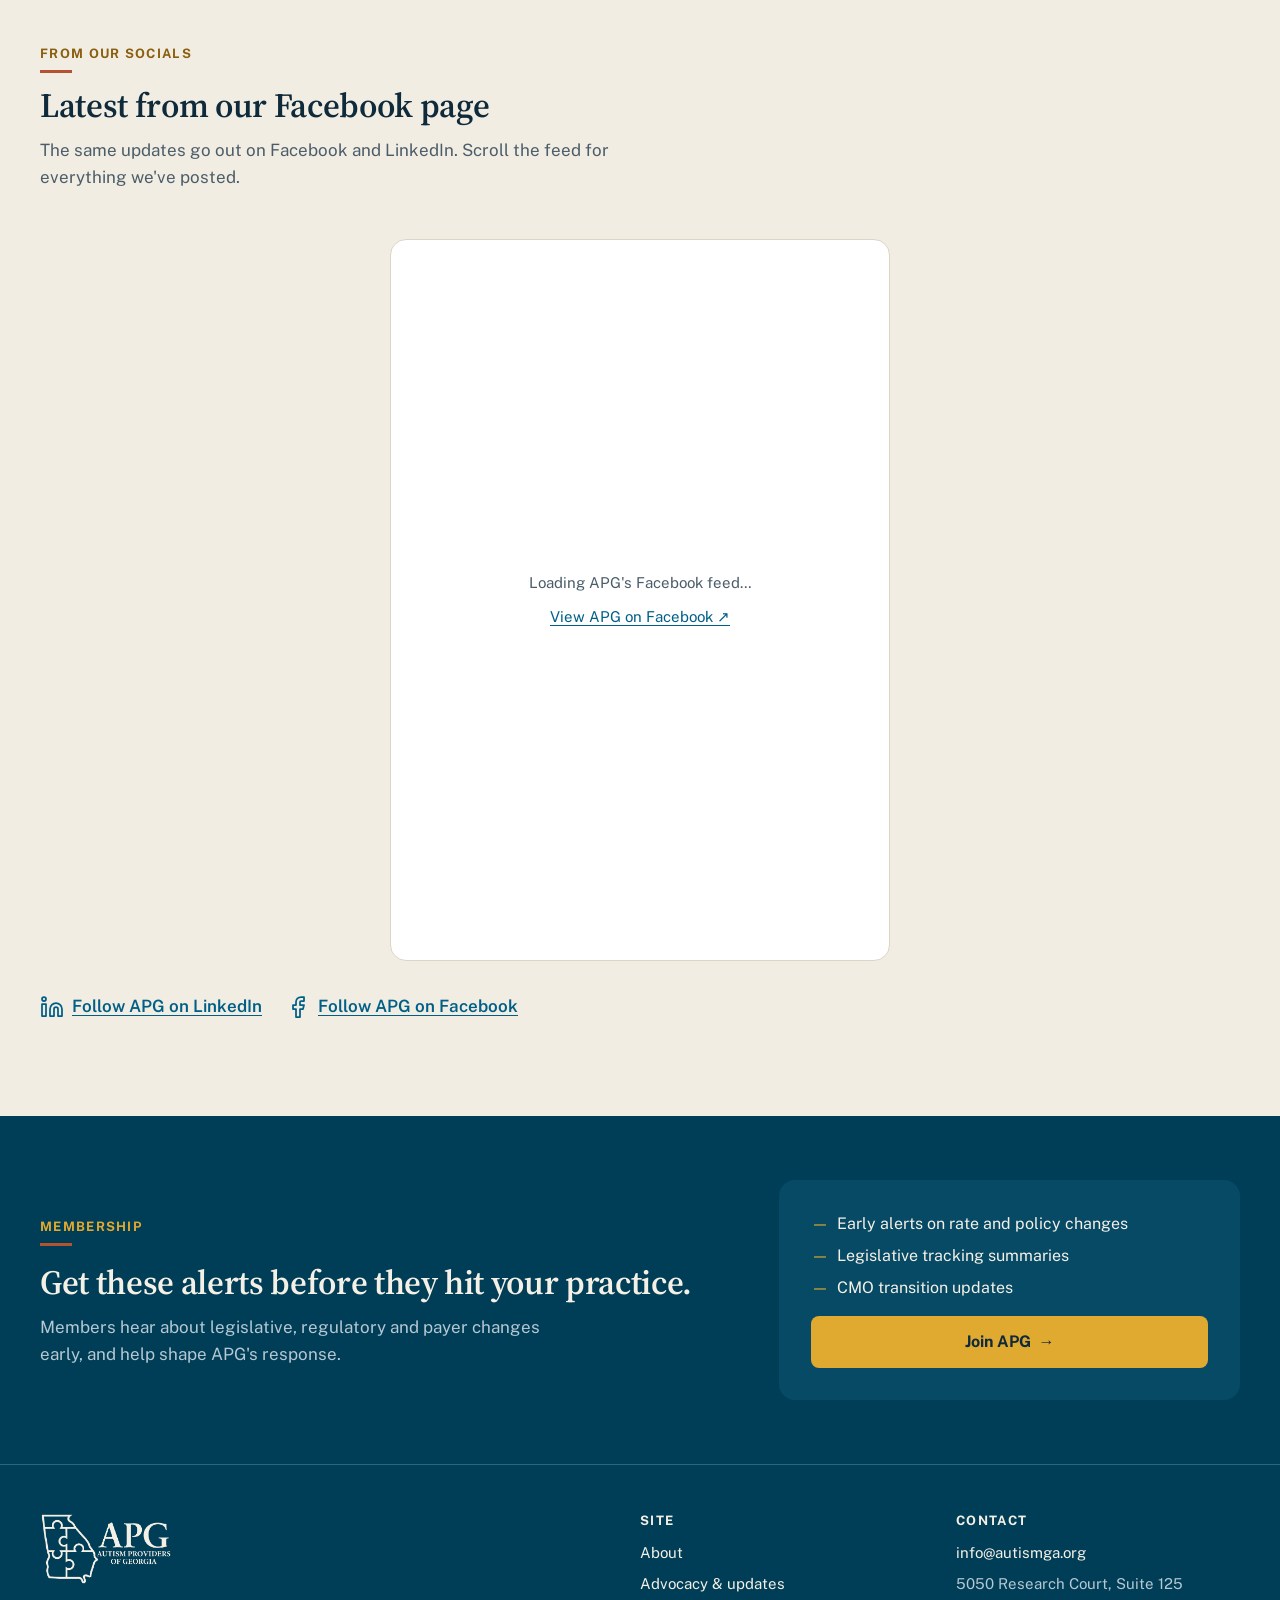
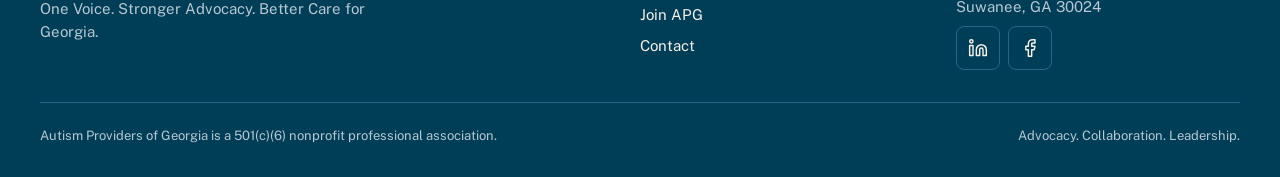
<file: updates.html>
<!doctype html>
<html lang="en">
<head>
<meta charset="utf-8">
<meta name="viewport" content="width=device-width, initial-scale=1">
<meta name="robots" content="noindex, nofollow">
<meta name="description" content="Advocacy wins, member alerts and policy updates from Autism Providers of Georgia (APG).">
<title>APG Advocacy and updates</title>
<link rel="icon" type="image/png" href="assets/apg-mark.png">
<link rel="stylesheet" href="https://fonts.googleapis.com/css2?family=Public+Sans:wght@400;600;700&amp;family=Source+Serif+4:opsz,wght@8..60,400;8..60,600&amp;display=swap">
<style>
body{margin:0;background:#fbf9f5}
:where(a){color:#005f87}:where(a):hover{color:#003e57}
.flt{display:inline-flex;align-items:center;min-height:44px;padding:0 18px;border-radius:999px;border:1px solid #8c8473;background:#fff;color:#0f2a3a;font:600 15px/20px "Public Sans",Arial,sans-serif;cursor:pointer}
.flt[aria-pressed="true"]{background:#003e57;border-color:#003e57;color:#f5f0e6}
.flt:focus-visible{outline:3px solid #005f87;outline-offset:2px}
</style>
<link rel="stylesheet" href="css/bundle.css">
<link rel="stylesheet" href="css/apg-tokens.css">
</head>
<body>
<div class="apg" style="width: 100%; min-height: 100vh;">

<header class="apg-header">
  <a class="apg-logo" href="index.html" aria-label="Autism Providers of Georgia, home"><img src="assets/apg-logo-horizontal.png" alt="Autism Providers of Georgia"></a>
  <nav class="apg-nav" aria-label="Main">
    <a href="index.html">Home</a>
    <a href="about.html">About</a>
    <a href="updates.html" aria-current="page">Advocacy &amp; updates</a>
    <a href="contact.html">Contact</a>
    <a class="apg-btn apg-btn--primary" href="join.html">Join APG</a>
  </nav>
</header>

<section class="apg-pagehero apg-pagehero--photo on-dark">
  <div class="apg-pagehero__text">
    <span class="apg-eyebrow">Advocacy &amp; updates</span>
    <h1 class="apg-h1">Autism Providers of Georgia is working for you</h1>
    <p>Wins, alerts and what's changing at the Capitol, DCH and the CMOs, in plain language for providers.</p>
  </div>
  <figure class="apg-pagehero__photo"><img src="assets/georgia-capitol-interior.jpg" alt="The grand staircase inside the Georgia State Capitol"></figure>
</section>

<section class="apg-section" style="padding-bottom: 0;">
  <div class="apg-wrap">
    <div class="apg-callout" role="note">
      <span class="apg-callout__mark" aria-hidden="true" style="width: 40px; height: 40px;"><svg class="apg-icon" viewBox="0 0 24 24" aria-hidden="true"><path d="M10.268 21a2 2 0 0 0 3.464 0"></path><path d="M22 8c0-2.3-.8-4.3-2-6"></path><path d="M3.262 15.326A1 1 0 0 0 4 17h16a1 1 0 0 0 .74-1.673C19.41 13.956 18 12.499 18 8A6 6 0 0 0 6 8c0 4.499-1.411 5.956-2.738 7.326"></path><path d="M4 2C2.8 3.7 2 5.7 2 8"></path></svg></span>
      <div><h2 class="apg-h4">Member alert: not yet licensed? You can still enroll in GAMMIS.</h2><p>Upload your BCBA certification to both the certification and license fields. Once licensure is obtained, submit a Change of Information Form.</p></div>
    </div>
  </div>
</section>

<section class="apg-section">
  <div class="apg-wrap" style="display: flex; align-items: end; justify-content: space-between; gap: 24px; flex-wrap: wrap; margin-bottom: 32px;">
    <div style="display: grid; gap: 12px;"><span class="apg-eyebrow">All updates</span><h2 class="apg-h2">From the Capitol to your practice</h2></div>
    <div style="display: flex; gap: 8px; flex-wrap: wrap;" role="group" aria-label="Filter updates">
      <button class="flt" type="button" aria-pressed="true" data-filter="all">All</button><button class="flt" type="button" aria-pressed="false" data-filter="win">Wins</button><button class="flt" type="button" aria-pressed="false" data-filter="alert">Action needed</button><button class="flt" type="button" aria-pressed="false" data-filter="update">Updates</button>
    </div>
  </div>
  <div class="apg-wrap" style="display: grid; gap: 24px;">
    
      <article class="apg-update" data-kind="win" style="grid-template-columns: 360px minmax(0, 1fr); grid-template-rows: auto;">
        <img class="apg-update__media" src="assets/updates/georgia-flag.jpg" alt="The Georgia state flag" style="height: 100%; min-height: 220px; aspect-ratio: auto; object-fit: cover; background: #ffffff;">
        <div class="apg-update__body" style="padding: 32px;">
          <div class="apg-update__meta"><span class="apg-tag apg-tag--win">Win</span><span class="apg-topic"><svg class="apg-icon apg-icon--sm" viewBox="0 0 24 24" aria-hidden="true"><circle cx="12" cy="12" r="10"></circle><path d="M16 8h-6a2 2 0 1 0 0 4h4a2 2 0 1 1 0 4H8"></path><path d="M12 18V6"></path></svg>Reimbursement · [Date]</span></div>
          <h3 class="apg-h3">Georgia agrees to a 3% increase for ABA services</h3>
          <p style="max-width: 68ch;">Georgia has agreed to a 3% rate increase for ABA services. It&#x27;s a first step toward our broader goal: reimbursement that reflects the real cost of delivering care.</p>
        </div>
      </article>
    
      <article class="apg-update" data-kind="alert" style="grid-template-columns: 360px minmax(0, 1fr); grid-template-rows: auto;">
        <img class="apg-update__media" src="assets/updates/gammis.jpg" alt="GAMMIS, the Georgia Medicaid Management Information System, logo" style="height: 100%; min-height: 220px; aspect-ratio: auto; object-fit: contain; background: #ffffff;">
        <div class="apg-update__body" style="padding: 32px;">
          <div class="apg-update__meta"><span class="apg-tag apg-tag--alert">Action needed</span><span class="apg-topic"><svg class="apg-icon apg-icon--sm" viewBox="0 0 24 24" aria-hidden="true"><path d="M3.85 8.62a4 4 0 0 1 4.78-4.77 4 4 0 0 1 6.74 0 4 4 0 0 1 4.78 4.78 4 4 0 0 1 0 6.74 4 4 0 0 1-4.77 4.78 4 4 0 0 1-6.75 0 4 4 0 0 1-4.78-4.77 4 4 0 0 1 0-6.76Z"></path><path d="m16 9-5.5 5.5L8 12"></path></svg>Credentialing · [Date]</span></div>
          <h3 class="apg-h3">GAMMIS now processes with BCBA certification alone</h3>
          <p style="max-width: 68ch;">In a recent meeting with the MCO director, APG raised the credentialing and licensure challenges affecting members. GAMMIS now shows a banner stating applications &quot;can be processed using only the submitted certification&quot; (the BCBA certification). There are two upload points, one for certification and one for license. Providers who have not yet applied for licensure may upload the certificate to both. Once licensure is obtained, submit a Change of Information Form.</p>
        </div>
      </article>
    
    
      <p class="apg-muted" data-empty hidden>No posts in this category yet.</p>
    
  </div>
</section>

<section class="apg-section apg-section--limestone">
  <div class="apg-section__head">
    <span class="apg-eyebrow">From our socials</span>
    <h2 class="apg-h2">Latest from our Facebook page</h2>
    <p>The same updates go out on Facebook and LinkedIn. Scroll the feed for everything we've posted.</p>
  </div>
  <div class="apg-wrap" style="display: flex; justify-content: center;"><div class="apg-fbfeed" data-fb-feed="720"><div class="apg-fbfeed__fallback" style="min-height: 720px;"><span>Loading APG&#39;s Facebook feed…</span><a href="https://www.facebook.com/AutismProvidersOfGeorgia/" target="_blank" rel="noopener">View APG on Facebook ↗</a></div></div></div>
  <div class="apg-feed__foot"><a href="https://www.linkedin.com/company/autism-providers-georgia" target="_blank" rel="noopener"><svg class="apg-icon" viewBox="0 0 24 24" aria-hidden="true"><path d="M16 8a6 6 0 0 1 6 6v7h-4v-7a2 2 0 0 0-2-2 2 2 0 0 0-2 2v7h-4v-7a6 6 0 0 1 6-6z"></path><rect width="4" height="12" x="2" y="9"></rect><circle cx="4" cy="4" r="2"></circle></svg>Follow APG on LinkedIn</a><a href="https://www.facebook.com/AutismProvidersOfGeorgia/" target="_blank" rel="noopener"><svg class="apg-icon" viewBox="0 0 24 24" aria-hidden="true"><path d="M18 2h-3a5 5 0 0 0-5 5v3H7v4h3v8h4v-8h3l1-4h-4V7a1 1 0 0 1 1-1h3z"></path></svg>Follow APG on Facebook</a></div>
</section>

<section class="apg-join on-dark">
  <div class="apg-join__inner">
    <div>
      <span class="apg-eyebrow">Membership</span>
      <h2 class="apg-h2" style="margin-top: 16px;">Get these alerts before they hit your practice.</h2>
      <p>Members hear about legislative, regulatory and payer changes early, and help shape APG's response.</p>
    </div>
    <div class="apg-join__panel">
      <ul><li>Early alerts on rate and policy changes</li><li>Legislative tracking summaries</li><li>CMO transition updates</li></ul>
      <a class="apg-btn apg-btn--gold" href="join.html">Join APG <span class="arrow" aria-hidden="true">→</span></a>
    </div>
  </div>
</section>

<footer class="apg-footer on-dark">
  <div class="apg-footer__inner">
    <div><img class="apg-footer__logo" src="assets/apg-logo-horizontal-reversed.png" alt="Autism Providers of Georgia"><p style="max-width: 40ch;">One Voice. Stronger Advocacy. Better Care for Georgia.</p></div>
    <div><h4>Site</h4><ul><li><a href="about.html">About</a></li><li><a href="updates.html">Advocacy &amp; updates</a></li><li><a href="join.html">Join APG</a></li><li><a href="contact.html">Contact</a></li></ul></div>
    <div><h4>Contact</h4><ul><li><a href="mailto:info@autismga.org">info@autismga.org</a></li><li>5050 Research Court, Suite 125<br>Suwanee, GA 30024</li><li><div class="apg-social"><a href="https://www.linkedin.com/company/autism-providers-georgia" aria-label="APG on LinkedIn" target="_blank" rel="noopener"><svg class="apg-icon" viewBox="0 0 24 24" aria-hidden="true"><path d="M16 8a6 6 0 0 1 6 6v7h-4v-7a2 2 0 0 0-2-2 2 2 0 0 0-2 2v7h-4v-7a6 6 0 0 1 6-6z"></path><rect width="4" height="12" x="2" y="9"></rect><circle cx="4" cy="4" r="2"></circle></svg></a><a href="https://www.facebook.com/AutismProvidersOfGeorgia/" aria-label="APG on Facebook" target="_blank" rel="noopener"><svg class="apg-icon" viewBox="0 0 24 24" aria-hidden="true"><path d="M18 2h-3a5 5 0 0 0-5 5v3H7v4h3v8h4v-8h3l1-4h-4V7a1 1 0 0 1 1-1h3z"></path></svg></a></div></li></ul></div>
  </div>
  <div class="apg-footer__legal"><span>Autism Providers of Georgia is a 501(c)(6) nonprofit professional association.</span><span>Advocacy. Collaboration. Leadership.</span></div>
</footer>

</div>
<script src="js/site.js" defer></script>
</body>
</html>
</file>
<file: css/bundle.css>
@import url("https://fonts.googleapis.com/css2?family=Public+Sans:wght@400;600;700&family=Source+Serif+4:opsz,wght@8..60,400;8..60,600&display=swap");

/* APG — component styles. Every value comes from tokens.css; nothing here re-declares a token. */

/* Smooth in-page jumps ("See what we do" → #how), off for people who ask for reduced motion */
@media (prefers-reduced-motion: no-preference) { html { scroll-behavior: smooth; } }
[id] { scroll-margin-top: var(--space-5); }


.apg, .apg * { box-sizing: border-box; }
.apg { font-family: var(--font-sans); font-size: 17px; line-height: 27px; color: var(--ink); background: var(--surface-paper); -webkit-font-smoothing: antialiased; }
.apg h1, .apg h2, .apg h3, .apg p { margin: 0; }
:where(.apg a) { color: var(--link); text-underline-offset: 3px; }
.apg :focus-visible { outline: 3px solid var(--link); outline-offset: 2px; }
.apg .on-dark :focus-visible, .apg.on-dark :focus-visible { outline-color: var(--focus-ring-inverse); }

/* ---------- Type helpers ---------- */
.apg-display { font-family: var(--font-serif); font-size: 60px; line-height: 64px; font-weight: 600; letter-spacing: -0.015em; }
.apg-h1 { font-family: var(--font-serif); font-size: 44px; line-height: 50px; font-weight: 600; letter-spacing: -0.01em; }
.apg-h2 { font-family: var(--font-serif); font-size: 34px; line-height: 40px; font-weight: 600; letter-spacing: -0.01em; }
.apg-h3 { font-family: var(--font-serif); font-size: 24px; line-height: 30px; font-weight: 600; }
.apg-h4 { font-family: var(--font-sans); font-size: 18px; line-height: 26px; font-weight: 700; }
.apg-lead { font-size: 20px; line-height: 31px; }
.apg-small { font-size: 14px; line-height: 20px; }
.apg-muted { color: var(--ink-muted); }
.apg-eyebrow { display: inline-block; font-family: var(--font-sans); font-size: 13px; line-height: 16px; font-weight: 700; letter-spacing: 0.1em; text-transform: uppercase; color: var(--dome-gold-ink); }
.apg-eyebrow::after { content: ""; display: block; width: 32px; height: 3px; margin-top: var(--space-2); background: var(--georgia-clay); }
.on-dark .apg-eyebrow { color: var(--dome-gold); }

/* ---------- Button ---------- */
.apg-btn { display: inline-flex; align-items: center; justify-content: center; gap: var(--space-2); min-height: 48px; padding: 14px var(--space-5); border-radius: var(--radius-md); border: 2px solid transparent; font-family: var(--font-sans); font-size: 16px; line-height: 20px; font-weight: 700; text-decoration: none; cursor: pointer; transition: background-color .15s, color .15s, border-color .15s; }
.apg-btn--primary { background: var(--surface-capitol); color: var(--on-capitol); }
.apg-btn--primary:hover, .apg-btn--primary:focus-visible { background: var(--surface-capitol-raised); color: var(--on-capitol); }
.apg-btn--gold { background: var(--dome-gold); color: var(--ink); }
.apg-btn--gold:hover, .apg-btn--gold:focus-visible { background: var(--gold-tint); color: var(--ink); }
.apg-btn--secondary { background: transparent; color: var(--ink); border-color: var(--ink); }
.apg-btn--secondary:hover, .apg-btn--secondary:focus-visible { background: var(--surface-limestone); color: var(--ink); }
.on-dark .apg-btn--secondary { color: var(--on-capitol); border-color: var(--on-capitol); }
.on-dark .apg-btn--secondary:hover, .on-dark .apg-btn--secondary:focus-visible { background: var(--surface-capitol-raised); color: var(--on-capitol); }
.apg-btn--text { padding-left: 0; padding-right: 0; min-height: 0; color: var(--link); text-decoration: underline; text-underline-offset: 4px; }
.apg-btn--text:hover { color: var(--link); }
/* Links on capitol grounds keep their light ink on hover, whatever a host page's global a:hover says */
.on-dark a:not(.apg-btn):hover, .apg-footer a:hover { color: var(--on-capitol); }
.apg-btn .arrow { transition: transform .15s; }
.apg-btn:hover .arrow { transform: translateX(3px); }

/* ---------- Tag ---------- */
.apg-tag { display: inline-flex; align-items: center; gap: var(--space-1); padding: var(--space-1) var(--space-3); border-radius: var(--radius-sm); font-size: 12px; line-height: 16px; font-weight: 700; letter-spacing: .06em; text-transform: uppercase; }
.apg-tag--win { background: var(--gold-tint); color: var(--dome-gold-ink); }
.apg-tag--alert { background: var(--clay-tint); color: var(--clay-ink); }
.apg-tag--update { background: var(--surface-limestone); color: var(--ink-muted); }
.apg-chip { display: inline-flex; align-items: center; gap: 6px; padding: 2px 10px; border-radius: var(--radius-pill); border: 1px solid var(--line); font-size: 13px; line-height: 20px; font-weight: 600; color: var(--ink-muted); background: var(--surface-card); }

/* ---------- Site header ---------- */
.apg-header { position: relative; display: flex; align-items: center; justify-content: space-between; gap: var(--space-5); height: var(--header-height); padding: 0 var(--space-6); background: var(--surface-paper); border-bottom: 1px solid var(--line); }
.apg-logo { display: inline-flex; align-items: center; gap: var(--space-3); text-decoration: none; color: var(--ink); }
.apg-logo img { height: 52px; width: auto; display: block; }
.apg-footer__logo { height: 72px; width: auto; display: block; margin-bottom: var(--space-3); }
.apg-logo .mono { font-family: var(--font-serif); font-weight: 600; font-size: 26px; line-height: 1; letter-spacing: .02em; color: var(--surface-capitol); }
.apg-logo .name { font-family: var(--font-sans); font-size: 13px; line-height: 15px; font-weight: 600; color: var(--ink-muted); border-left: 1px solid var(--line); padding-left: var(--space-3); }
.apg-nav { display: flex; align-items: center; gap: var(--space-6); }
.apg-nav a:not(.apg-btn) { font-size: 15px; line-height: 20px; font-weight: 600; color: var(--ink); text-decoration: none; padding: var(--space-2) 0; border-bottom: 2px solid transparent; }
.apg-nav a:not(.apg-btn):hover, .apg-nav a[aria-current="page"] { border-bottom-color: var(--georgia-clay); }
.apg-nav .apg-btn { min-height: 40px; padding: 10px var(--space-4); border-bottom: 2px solid transparent; }

/* ---------- Hero ---------- */
.apg-hero { position: relative; overflow: hidden; background: var(--surface-capitol); color: var(--on-capitol); padding: var(--space-9) var(--space-6); }
.apg-hero__inner { position: relative; max-width: var(--content-max); margin: 0 auto; display: grid; grid-template-columns: minmax(0, 7fr) minmax(0, 5fr); gap: var(--space-7); align-items: end; }
.apg-hero h1 { color: var(--on-capitol); max-width: 14ch; }
.apg-hero .apg-lead { color: var(--on-capitol-muted); margin-top: var(--space-5); max-width: 46ch; }
.apg-hero__actions { display: flex; flex-wrap: wrap; gap: var(--space-3); margin-top: var(--space-6); }
.apg-hero__dome { position: absolute; right: -120px; bottom: -220px; width: 560px; height: 560px; border-radius: 50%; border: 1px solid var(--line-inverse); pointer-events: none; }
.apg-hero__dome::before { content: ""; position: absolute; inset: 64px; border-radius: 50%; border: 1px solid var(--line-inverse); }

.apg-hero--light { background: var(--surface-paper); color: var(--ink); border-bottom: 1px solid var(--line); }
.apg-hero--light h1 { color: var(--ink); }
.apg-hero--light .apg-lead { color: var(--ink-muted); }
.apg-hero--light .apg-hero__dome, .apg-hero--light .apg-hero__dome::before { border-color: var(--line); }
.apg-hero--light .apg-win { background: var(--surface-capitol); }

/* ---------- Win card (one sourced figure) ---------- */
.apg-win { background: var(--surface-capitol-raised); border-radius: var(--radius-lg); padding: var(--space-6); color: var(--on-capitol); }
.apg-win .num { font-family: var(--font-serif); font-size: 64px; line-height: 64px; font-weight: 600; letter-spacing: -0.02em; color: var(--dome-gold); }
.apg-win p { color: var(--on-capitol-muted); margin-top: var(--space-3); }
.apg-win a { color: var(--on-capitol); }

/* ---------- Section heading ---------- */
.apg-section { padding: var(--space-9) var(--space-6); }
.apg-section--limestone { background: var(--surface-limestone); }
.apg-section--capitol { background: var(--surface-capitol); color: var(--on-capitol); }
.apg-section__head { max-width: var(--content-max); margin: 0 auto var(--space-7); display: grid; gap: var(--space-3); }
.apg-section__head p { max-width: 60ch; color: var(--ink-muted); }
.on-dark .apg-section__head p { color: var(--on-capitol-muted); }

/* ---------- Focus area card ---------- */
.apg-grid { max-width: var(--content-max); margin: 0 auto; display: grid; gap: var(--space-5); grid-template-columns: repeat(auto-fill, minmax(260px, 1fr)); }
.apg-focus { background: var(--surface-card); border: 1px solid var(--line); border-radius: var(--radius-md); padding: var(--space-5); display: grid; gap: var(--space-3); align-content: start; }
.apg-focus .n { font-family: var(--font-serif); font-size: 28px; line-height: 28px; color: var(--georgia-clay); }
.apg-focus p { color: var(--ink-muted); font-size: 16px; line-height: 25px; }

/* ---------- Benefit list ---------- */
.apg-benefits { max-width: var(--content-max); margin: 0 auto; display: grid; grid-template-columns: repeat(3, minmax(0,1fr)); border-top: 1px solid var(--line); }
.apg-benefit { padding: var(--space-5) var(--space-5) var(--space-5) 0; border-bottom: 1px solid var(--line); display: grid; gap: var(--space-2); align-content: start; }
.apg-benefit p { color: var(--ink-muted); font-size: 16px; line-height: 25px; }

/* ---------- Update card ---------- */
.apg-update { background: var(--surface-card); border-radius: var(--radius-md); box-shadow: var(--shadow-card); overflow: hidden; display: grid; grid-template-rows: auto 1fr; }
.apg-update__media { aspect-ratio: 16 / 9; background: var(--surface-capitol); display: block; width: 100%; object-fit: cover; }
.apg-update__body { padding: var(--space-5); display: grid; gap: var(--space-3); align-content: start; }
.apg-update__meta { display: flex; align-items: center; gap: var(--space-3); flex-wrap: wrap; }
.apg-update h3 a { color: var(--ink); text-decoration: none; }
.apg-update h3 a:hover { text-decoration: underline; }
.apg-update p { color: var(--ink-muted); font-size: 16px; line-height: 25px; }

/* ---------- Social feed ---------- */
.apg-feed { max-width: var(--content-max); margin: 0 auto; display: grid; grid-template-columns: repeat(3, minmax(0,1fr)); gap: var(--space-5); }
.apg-post { background: var(--surface-card); border: 1px solid var(--line); border-radius: var(--radius-md); padding: var(--space-5); display: grid; gap: var(--space-3); align-content: start; }
.apg-post__src { display: flex; align-items: center; justify-content: space-between; }
.apg-post__who { display: flex; align-items: center; gap: var(--space-3); }
.apg-post__avatar { width: 36px; height: 36px; border-radius: var(--radius-sm); background: var(--surface-capitol); color: var(--on-capitol); display: grid; place-items: center; font-family: var(--font-serif); font-weight: 600; font-size: 11px; letter-spacing: .02em; }
.apg-post p { font-size: 16px; line-height: 25px; }
.apg-feed__foot { max-width: var(--content-max); margin: var(--space-6) auto 0; display: flex; gap: var(--space-5); flex-wrap: wrap; }

/* ---------- Team card ---------- */
.apg-team { max-width: var(--content-max); margin: 0 auto; display: grid; grid-template-columns: repeat(auto-fill, minmax(180px, 1fr)); gap: var(--space-6) var(--space-5); }
.apg-person { display: grid; gap: var(--space-2); }
.apg-person__photo { aspect-ratio: 4 / 5; width: 100%; border-radius: var(--radius-lg); object-fit: cover; background: var(--surface-limestone); display: grid; place-items: center; font-family: var(--font-serif); font-size: 40px; color: var(--ink-muted); margin-bottom: var(--space-2); }
.apg-person .role { color: var(--ink-muted); font-size: 15px; line-height: 22px; }

/* ---------- Callout (member alert) ---------- */
.apg-callout { display: grid; grid-template-columns: auto 1fr; gap: var(--space-4); padding: var(--space-5); background: var(--clay-tint); border-radius: var(--radius-md); }
.apg-callout__mark { width: 28px; height: 28px; border-radius: 50%; background: var(--georgia-clay); color: var(--surface-card); display: grid; place-items: center; font-weight: 700; font-size: 16px; line-height: 1; }
.apg-callout p { font-size: 16px; line-height: 25px; }

/* ---------- Join band ---------- */
.apg-join { background: var(--surface-capitol); color: var(--on-capitol); padding: var(--space-8) var(--space-6); }
.apg-join__inner { max-width: var(--content-max); margin: 0 auto; display: grid; grid-template-columns: minmax(0, 3fr) minmax(0, 2fr); gap: var(--space-7); align-items: center; }
.apg-join h2 { color: var(--on-capitol); }
.apg-join p { color: var(--on-capitol-muted); margin-top: var(--space-3); max-width: 52ch; }
.apg-join__panel { background: var(--surface-capitol-raised); border-radius: var(--radius-lg); padding: var(--space-6); display: grid; gap: var(--space-4); }
.apg-join__panel ul { margin: 0; padding: 0; list-style: none; display: grid; gap: var(--space-2); color: var(--on-capitol); font-size: 16px; line-height: 24px; }
.apg-join__panel li::before { content: "—"; color: var(--dome-gold); margin-right: var(--space-2); }

/* ---------- Footer ---------- */
.apg-footer { background: var(--surface-capitol); color: var(--on-capitol-muted); padding: var(--space-7) var(--space-6) var(--space-6); border-top: 1px solid var(--line-inverse); font-size: 15px; line-height: 23px; }
.apg-footer__inner { max-width: var(--content-max); margin: 0 auto; display: grid; grid-template-columns: 2fr 1fr 1fr; gap: var(--space-6); }
.apg-footer h4 { margin: 0 0 var(--space-3); color: var(--on-capitol); font-size: 13px; line-height: 16px; letter-spacing: .1em; text-transform: uppercase; }
.apg-footer a { color: var(--on-capitol); text-decoration: none; }
.apg-footer a:hover { text-decoration: underline; }
.apg-footer ul { list-style: none; margin: 0; padding: 0; display: grid; gap: var(--space-2); }
.apg-footer__legal { max-width: var(--content-max); margin: var(--space-6) auto 0; padding-top: var(--space-5); border-top: 1px solid var(--line-inverse); font-size: 13px; line-height: 18px; display: flex; justify-content: space-between; gap: var(--space-4); flex-wrap: wrap; }

/* ---------- Responsive ---------- */
@media (max-width: 720px) {
  .apg-logo img { height: 44px; }
  .apg-display { font-size: 40px; line-height: 44px; }
  .apg-h1 { font-size: 34px; line-height: 40px; }
  .apg-h2 { font-size: 28px; line-height: 34px; }
  .apg-header { height: 64px; padding: 0 var(--space-4); }
  .apg-nav a:not(.apg-btn) { display: none; }
  .apg-hero, .apg-section, .apg-join { padding: var(--space-8) var(--space-4); }
  .apg-hero__inner, .apg-join__inner, .apg-footer__inner { grid-template-columns: 1fr; }
  .apg-benefits, .apg-feed { grid-template-columns: 1fr; }
}

/* ---------- Advocacy framework (the infographic, rebuilt) ---------- */
.apg-fw { position: relative; overflow: hidden; background: var(--surface-capitol); color: var(--on-capitol); padding: var(--space-9) var(--space-6); }
.apg-fw__inner { position: relative; max-width: var(--content-max); margin: 0 auto; display: grid; gap: var(--space-8); }
.apg-fw__top { display: grid; grid-template-columns: minmax(0, 5fr) minmax(0, 7fr); gap: var(--space-7); align-items: start; }
.apg-fw__top h2 { color: var(--on-capitol); margin-top: var(--space-3); }
.apg-fw__top p { color: var(--on-capitol-muted); margin-top: var(--space-4); max-width: 52ch; }
.apg-fw__goals { display: grid; grid-template-columns: repeat(2, minmax(0, 1fr)); gap: 1px; background: var(--line-inverse); border: 1px solid var(--line-inverse); border-radius: var(--radius-lg); overflow: hidden; }
.apg-fw__goal { background: var(--surface-capitol); padding: var(--space-5); display: grid; gap: var(--space-2); }
.apg-fw__goal .k { font-size: 12px; line-height: 16px; font-weight: 700; letter-spacing: .1em; text-transform: uppercase; color: var(--dome-gold); }
.apg-fw__goal .t { font-family: var(--font-serif); font-size: 22px; line-height: 28px; font-weight: 600; color: var(--on-capitol); }
.apg-fw__label { display: flex; align-items: baseline; justify-content: space-between; gap: var(--space-4); margin-bottom: var(--space-5); }
.apg-fw__label h3 { font-family: var(--font-serif); font-size: 24px; line-height: 30px; font-weight: 600; color: var(--on-capitol); }
.apg-fw__label span { font-size: 14px; line-height: 20px; color: var(--on-capitol-muted); }
.apg-fw__rail { position: relative; display: grid; grid-template-columns: repeat(7, minmax(0, 1fr)); gap: var(--space-2); list-style: none; margin: 0; padding: 0; }
.apg-fw__rail::before { content: ""; position: absolute; left: 4%; right: 4%; top: 23px; height: 2px; background: var(--line-inverse); }
.apg-fw__step { position: relative; display: grid; justify-items: center; gap: var(--space-3); padding: 0 var(--space-1) var(--space-3); background: none; border: 0; border-radius: var(--radius-md); color: var(--on-capitol-muted); font: 600 14px/19px var(--font-sans); text-align: center; cursor: pointer; }
.apg-fw__step .dot { width: 48px; height: 48px; border-radius: 50%; display: grid; place-items: center; background: var(--surface-capitol); border: 2px solid var(--line-inverse); font-family: var(--font-serif); font-size: 18px; font-weight: 600; color: var(--on-capitol); transition: background-color .15s, border-color .15s, color .15s; }
.apg-fw__step:hover .dot { border-color: var(--dome-gold); }
.apg-fw__step[aria-selected="true"] { color: var(--on-capitol); }
.apg-fw__step[aria-selected="true"] .dot { background: var(--dome-gold); border-color: var(--dome-gold); color: var(--ink); }
.apg-fw__step:focus-visible { outline: 3px solid var(--focus-ring-inverse); outline-offset: 2px; }
.apg-fw__panel { margin-top: var(--space-5); background: var(--surface-capitol-raised); border-radius: var(--radius-lg); padding: var(--space-6); display: grid; grid-template-columns: auto minmax(0, 1fr); gap: var(--space-6); align-items: start; min-height: 148px; }
.apg-fw__panel .big { font-family: var(--font-serif); font-size: 64px; line-height: 64px; font-weight: 600; color: var(--dome-gold); }
.apg-fw__panel h4 { margin: 0; font-family: var(--font-serif); font-size: 24px; line-height: 30px; font-weight: 600; color: var(--on-capitol); }
.apg-fw__panel p { margin: var(--space-2) 0 0; color: var(--on-capitol-muted); max-width: 64ch; }
.apg-fw__panel[hidden] { display: none; }
.apg-fw__benefits { display: grid; grid-template-columns: repeat(3, minmax(0, 1fr)); gap: 0 var(--space-6); border-top: 1px solid var(--line-inverse); }
.apg-fw__benefit { padding: var(--space-4) 0; border-bottom: 1px solid var(--line-inverse); display: grid; gap: var(--space-1); }
.apg-fw__benefit b { color: var(--on-capitol); font-size: 16px; line-height: 24px; }
.apg-fw__benefit span { color: var(--on-capitol-muted); font-size: 15px; line-height: 22px; }
.apg-fw__close { display: flex; align-items: center; justify-content: space-between; gap: var(--space-5); flex-wrap: wrap; padding-top: var(--space-2); }
.apg-fw__close p { font-family: var(--font-serif); font-size: 24px; line-height: 30px; font-weight: 600; color: var(--on-capitol); }
.apg-fw__dome { position: absolute; left: -200px; top: -260px; width: 620px; height: 620px; border-radius: 50%; border: 1px solid var(--line-inverse); pointer-events: none; }
.apg-fw__dome::before { content: ""; position: absolute; inset: 72px; border-radius: 50%; border: 1px solid var(--line-inverse); }
@media (max-width: 720px) {
  .apg-fw { padding: var(--space-8) var(--space-4); }
  .apg-fw__top, .apg-fw__panel { grid-template-columns: 1fr; }
  .apg-fw__goals { grid-template-columns: 1fr; }
  .apg-fw__rail { grid-template-columns: 1fr; gap: 0; }
  .apg-fw__rail::before { left: 23px; right: auto; top: 24px; bottom: 24px; width: 2px; height: auto; }
  .apg-fw__step { grid-template-columns: 48px 1fr; justify-items: start; align-items: center; text-align: left; padding: var(--space-2) 0; }
  .apg-fw__benefits { grid-template-columns: 1fr; }
}

/* ---------- Icons (Lucide 1.47.0, ISC; inline SVG, stroke = currentColor) ---------- */
.apg-icon { display: block; flex: none; width: 24px; height: 24px; fill: none; stroke: currentColor; stroke-width: 1.75; stroke-linecap: round; stroke-linejoin: round; }
.apg-icon--sm { width: 18px; height: 18px; }
.apg-icon-tile { display: grid; place-items: center; flex: none; width: 48px; height: 48px; border-radius: var(--radius-md); background: var(--gold-tint); color: var(--dome-gold-ink); }
.on-dark .apg-icon-tile { background: var(--surface-capitol-raised); color: var(--dome-gold); }
.apg-topic { display: inline-flex; align-items: center; gap: 6px; font-size: 14px; line-height: 20px; color: var(--ink-muted); }

/* Focus card: icon tile + numeral on one row */
.apg-focus__top { display: flex; align-items: center; justify-content: space-between; }
.apg-focus__top .n { font-size: 20px; line-height: 20px; }

/* Benefit: icon tile beside text */
.apg-benefit { grid-template-columns: 48px minmax(0, 1fr); column-gap: var(--space-4); align-items: start; }
.apg-benefit > div { display: grid; gap: var(--space-1); }

/* Framework: icons in goals, rail dots and benefits */
.apg-fw__goal .apg-icon { color: var(--dome-gold); width: 28px; height: 28px; margin-bottom: var(--space-2); }
.apg-fw__step .num { font-size: 12px; line-height: 16px; font-weight: 700; letter-spacing: .08em; color: var(--on-capitol-muted); }
.apg-fw__step .dot .apg-icon { width: 22px; height: 22px; }
.apg-fw__panel .apg-icon-tile { width: 64px; height: 64px; background: var(--surface-capitol); }
.apg-fw__panel .apg-icon-tile .apg-icon { width: 32px; height: 32px; }
.apg-fw__benefit { grid-template-columns: 24px minmax(0, 1fr); column-gap: var(--space-3); }
.apg-fw__benefit .apg-icon { grid-row: span 2; color: var(--dome-gold); margin-top: 2px; }

/* ---------- Hero with the Capitol photo ---------- */
.apg-hero--photo { background: var(--surface-paper); color: var(--ink); padding: var(--space-8) var(--space-6); border-bottom: 1px solid var(--line); }
.apg-hero--photo .apg-hero__inner { grid-template-columns: minmax(0, 6fr) minmax(0, 6fr); align-items: center; }
.apg-hero .apg-hero__name { max-width: none; font-family: var(--font-serif); font-size: 68px; line-height: 70px; font-weight: 600; letter-spacing: -0.02em; color: var(--ink); margin: 0; }
.apg-hero__name .abbr { display: block; margin-bottom: var(--space-3); font-family: var(--font-sans); font-size: 15px; line-height: 20px; font-weight: 700; letter-spacing: .14em; color: var(--dome-gold-ink); }
.apg .apg-hero__promise { margin-top: var(--space-5); font-family: var(--font-serif); font-size: 26px; line-height: 34px; font-weight: 400; color: var(--ink); max-width: 30ch; }
.apg-hero--photo .apg-lead { color: var(--ink-muted); }
.apg-hero__photo { position: relative; margin: 0; }
.apg-hero__photo img { display: block; width: 100%; height: 620px; object-fit: cover; object-position: 50% 35%; border-radius: var(--radius-lg); }
.apg-hero__photo .apg-win { position: absolute; left: calc(-1 * var(--space-7)); bottom: calc(-1 * var(--space-6)); max-width: 272px; padding: var(--space-5); background: var(--surface-capitol); box-shadow: var(--shadow-card); }
.apg-hero__photo .apg-win .num { font-size: 48px; line-height: 48px; }
@media (max-width: 720px) {
  .apg-hero--photo { padding: var(--space-7) var(--space-4); }
  .apg-hero .apg-hero__name { font-size: 44px; line-height: 46px; }
  .apg-hero__promise { font-size: 21px; line-height: 29px; }
  .apg-hero__photo img { height: 360px; }
  .apg-hero__photo .apg-win { position: static; max-width: none; margin-top: var(--space-4); box-shadow: none; }
}

/* ---------- Page hero (inner pages): text on capitol, Capitol interior photo ---------- */
.apg-pagehero { position: relative; overflow: hidden; background: var(--surface-capitol); color: var(--on-capitol); }
.apg-pagehero--photo { display: grid; grid-template-columns: minmax(0, 5fr) minmax(0, 7fr); min-height: 440px; }
.apg-pagehero__text { display: flex; flex-direction: column; justify-content: center; gap: var(--space-4); padding: var(--space-8) var(--space-7) var(--space-8) max(var(--space-6), calc((100vw - var(--content-max)) / 2)); }
.apg .apg-pagehero__text h1 { color: var(--on-capitol); max-width: 16ch; }
.apg .apg-pagehero__text p { color: var(--on-capitol-muted); max-width: 44ch; font-size: 20px; line-height: 31px; }
.apg-pagehero__photo { position: relative; margin: 0; min-height: 100%; }
.apg-pagehero__photo img { position: absolute; inset: 0; width: 100%; height: 100%; object-fit: cover; object-position: 50% 55%; display: block; }
@media (max-width: 720px) {
  .apg-pagehero--photo { grid-template-columns: 1fr; min-height: 0; }
  .apg-pagehero__photo { order: -1; height: 220px; }
  .apg-pagehero__text { padding: var(--space-7) var(--space-4); }
}

/* ---------- Social links (LinkedIn, Facebook) ---------- */
.apg-social { display: flex; gap: var(--space-2); }
.apg-social a { display: inline-grid; place-items: center; width: 44px; height: 44px; border-radius: var(--radius-md); border: 1px solid var(--line-strong); color: var(--ink); text-decoration: none; transition: background-color .15s, color .15s, border-color .15s; }
.apg-social a:hover { background: var(--surface-limestone); color: var(--link); }
.on-dark .apg-social a, .apg-footer .apg-social a { border-color: var(--line-inverse); color: var(--on-capitol); }
.on-dark .apg-social a:hover, .apg-footer .apg-social a:hover { background: var(--surface-capitol-raised); color: var(--dome-gold); }
.apg-social .apg-icon { width: 20px; height: 20px; }
.apg-chip .apg-icon { width: 14px; height: 14px; }
.apg-feed__foot a { display: inline-flex; align-items: center; gap: var(--space-2); font-weight: 600; }

/* ---------- Facebook page feed (Meta Page Plugin) ---------- */
.apg-social-split { max-width: var(--content-max); margin: 0 auto; display: grid; grid-template-columns: minmax(0, 1fr) minmax(0, 500px); gap: var(--space-7); align-items: start; }
.apg-fbfeed { width: 100%; max-width: 500px; border: 1px solid var(--line); border-radius: var(--radius-lg); overflow: hidden; background: var(--surface-card); }
.apg-fbfeed iframe { display: block; width: 100%; border: 0; }
.apg-fbfeed__fallback { display: grid; place-items: center; gap: var(--space-3); padding: var(--space-6); text-align: center; color: var(--ink-muted); font-size: 15px; line-height: 22px; }
@media (max-width: 720px) {
  .apg-social-split { grid-template-columns: 1fr; }
  .apg-fbfeed { margin: 0 auto; }
}
</file>
<file: css/apg-tokens.css>
/* APG design system tokens (mirrors ds/apg/tokens.json) */
:root {
  --surface-paper: #fbf9f5;
  --surface-limestone: #f2ede3;
  --surface-card: #ffffff;
  --logo-ink: #003e57;
  --surface-capitol: var(--logo-ink);
  --surface-capitol-raised: #074a66;
  --ink: #0f2a3a;
  --ink-muted: #4b5d69;
  --on-capitol: #f5f0e6;
  --on-capitol-muted: #b5c8d3;
  --dome-gold: #e0a930;
  --dome-gold-ink: #8a5f0f;
  --gold-tint: #f8ebcb;
  --georgia-clay: #b4532f;
  --clay-ink: #a1462a;
  --clay-tint: #f6e3da;
  --link: #005f87;
  --focus-ring-inverse: var(--dome-gold);
  --line: #dcd4c5;
  --line-strong: #8c8473;
  --line-inverse: #2a6684;
  --space-1: 4px;
  --space-2: 8px;
  --space-3: 12px;
  --space-4: 16px;
  --space-5: 24px;
  --space-6: 32px;
  --space-7: 48px;
  --space-8: 64px;
  --space-9: 96px;
  --radius-sm: 4px;
  --radius-md: 8px;
  --radius-lg: 16px;
  --radius-pill: 999px;
  --content-max: 1200px;
  --measure: 68ch;
  --header-height: 76px;
  --shadow-card: 0 1px 2px rgba(15,42,58,0.06), 0 4px 16px rgba(15,42,58,0.06);
  --shadow-header: 0 1px 0 rgba(15,42,58,0.08);
  --font-serif: "Source Serif 4", "Source Serif Pro", Georgia, serif;
  --font-sans: "Public Sans", "Helvetica Neue", Arial, sans-serif;
}

/* Smooth in-page jumps ("See what we do" → #how), off for people who ask for reduced motion */
@media (prefers-reduced-motion: no-preference) { html { scroll-behavior: smooth; } }
[id] { scroll-margin-top: var(--space-5); }

/* Page-level helpers used by the mockups */
.apg-ph { display: grid; place-items: center; text-align: center; padding: var(--space-5); background: repeating-linear-gradient(135deg, var(--surface-limestone) 0 12px, var(--surface-paper) 12px 24px); border: 1px dashed var(--line-strong); color: var(--ink-muted); font: 600 14px/20px var(--font-sans); border-radius: var(--radius-lg); }
.on-dark .apg-ph { background: var(--surface-capitol-raised); border-color: var(--line-inverse); color: var(--on-capitol-muted); }
.apg-wrap { max-width: var(--content-max); margin: 0 auto; }
.apg-two { display: grid; grid-template-columns: minmax(0, 1fr) minmax(0, 1fr); gap: var(--space-7); align-items: start; }
.apg-bodies { display: grid; grid-template-columns: repeat(4, minmax(0, 1fr)); gap: var(--space-5); }
.apg-body-card { background: var(--surface-card); border: 1px solid var(--line); border-radius: var(--radius-md); padding: var(--space-5); display: grid; gap: var(--space-2); align-content: start; }
.apg-body-card p { color: var(--ink-muted); font-size: 16px; line-height: 25px; }
@media (max-width: 720px) {
  .apg-two, .apg-bodies { grid-template-columns: 1fr; }
}

/* Static-site extras */
[hidden] { display: none !important; }
[data-fb-feed] { position: relative; }
[data-fb-feed] .apg-fbfeed__fallback { position: absolute; inset: 0; align-content: center; }
[data-fb-feed] iframe { position: relative; z-index: 1; background: transparent; }
@media (max-width: 720px) {
  .apg-header { height: auto; flex-wrap: wrap; row-gap: 8px; padding-top: 12px; padding-bottom: 8px; }
  .apg-nav { order: 3; width: 100%; gap: 20px; overflow-x: auto; padding-bottom: 4px; }
  .apg-nav a:not(.apg-btn) { display: inline-block; white-space: nowrap; }
  .apg-nav .apg-btn { display: none; }
  .apg-header > .apg-logo { flex: 1 1 auto; }
  .apg-fw__rail::before { display: none; }
  .apg-hero--photo .apg-hero__inner, .apg-section .apg-wrap[style*="repeat(2"], .apg-section .apg-wrap[style*="repeat(3"] { grid-template-columns: 1fr !important; }
  .apg-update[style] { grid-template-columns: 1fr !important; }
}
</file>
